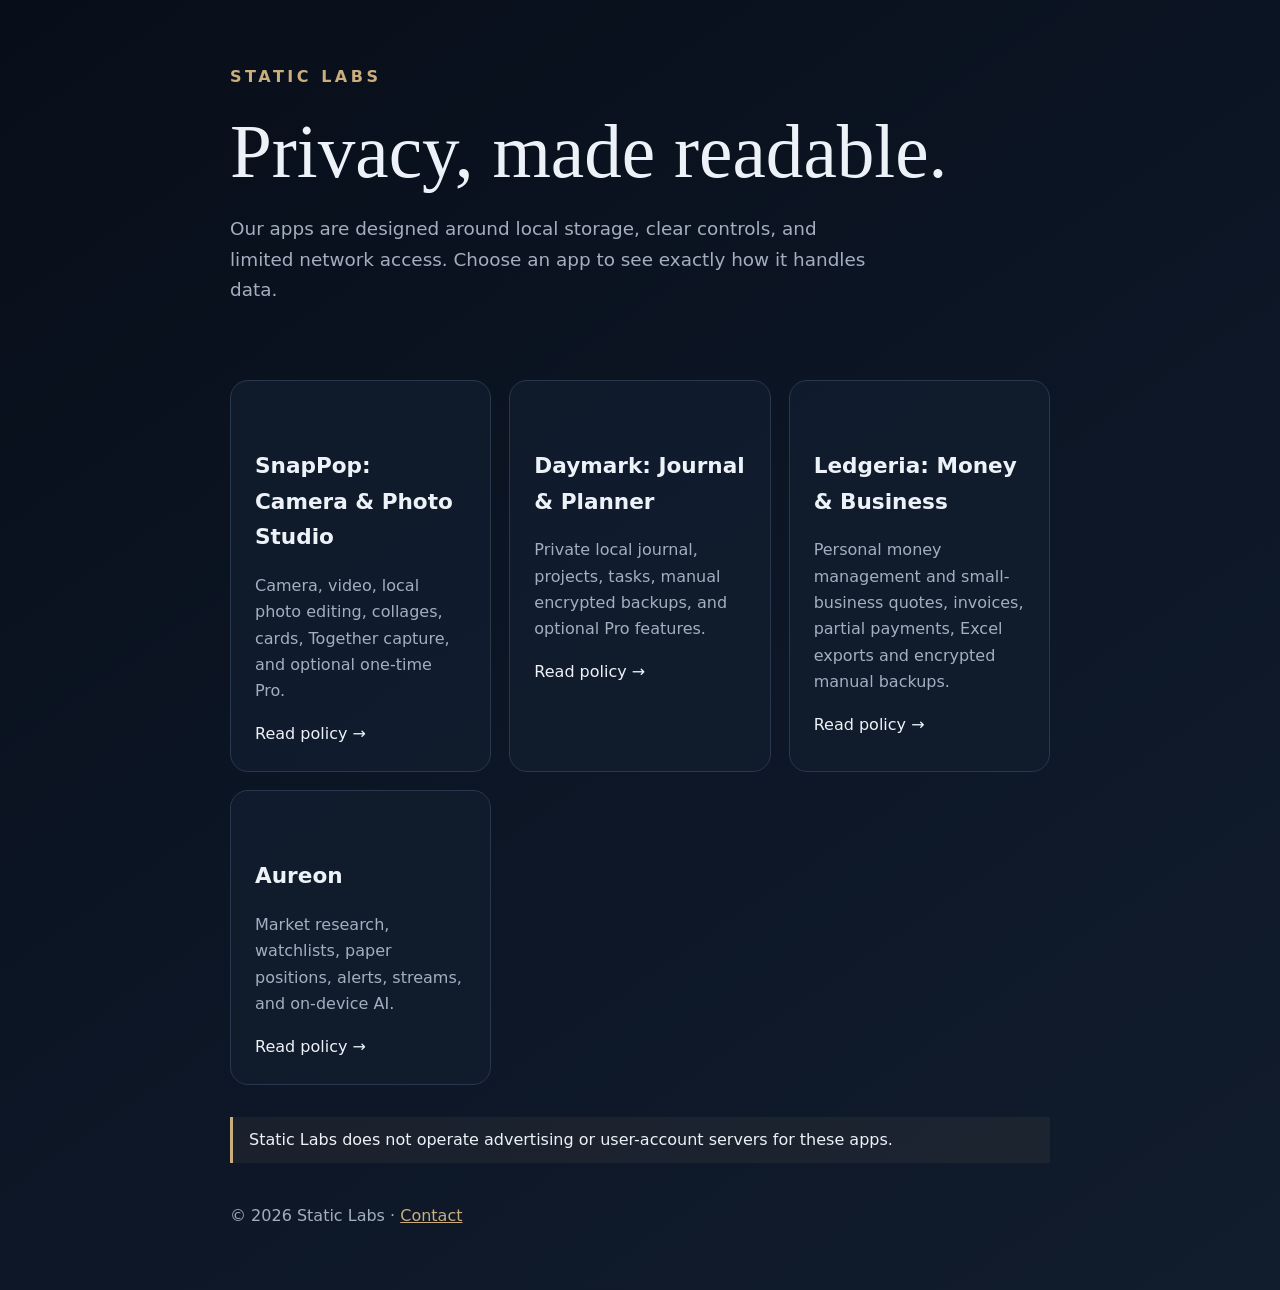
<file: index.html>
<!doctype html><html lang="en"><head><meta name="google-site-verification" content="t1snnf9soJeoWHhtgF4ERj3mg5j4Judk0O_y30nqFSg" /><meta charset="utf-8"><meta name="viewport" content="width=device-width,initial-scale=1"><meta name="description" content="Privacy policies for Static Labs mobile apps."><title>Static Labs · Privacy</title><link rel="stylesheet" href="styles.css"></head><body><header><div class="brand">Static Labs</div><h1>Privacy, made readable.</h1><p class="intro">Our apps are designed around local storage, clear controls, and limited network access. Choose an app to see exactly how it handles data.</p></header><main><div class="grid"><a class="card" href="snappop.html"><h2>SnapPop: Camera &amp; Photo Studio</h2><p>Camera, video, local photo editing, collages, cards, Together capture, and optional one-time Pro.</p><span>Read policy →</span></a><a class="card" href="daymark.html"><h2>Daymark: Journal &amp; Planner</h2><p>Private local journal, projects, tasks, manual encrypted backups, and optional Pro features.</p><span>Read policy →</span></a><a class="card" href="ledgeria.html"><h2>Ledgeria: Money &amp; Business</h2><p>Personal money management and small-business quotes, invoices, partial payments, Excel exports and encrypted manual backups.</p><span>Read policy →</span></a><a class="card" href="aureon.html"><h2>Aureon</h2><p>Market research, watchlists, paper positions, alerts, streams, and on-device AI.</p><span>Read policy →</span></a></div><p class="notice">Static Labs does not operate advertising or user-account servers for these apps.</p></main><footer>© 2026 Static Labs · <a href="mailto:miker9926@gmail.com">Contact</a></footer></body></html>
</file>
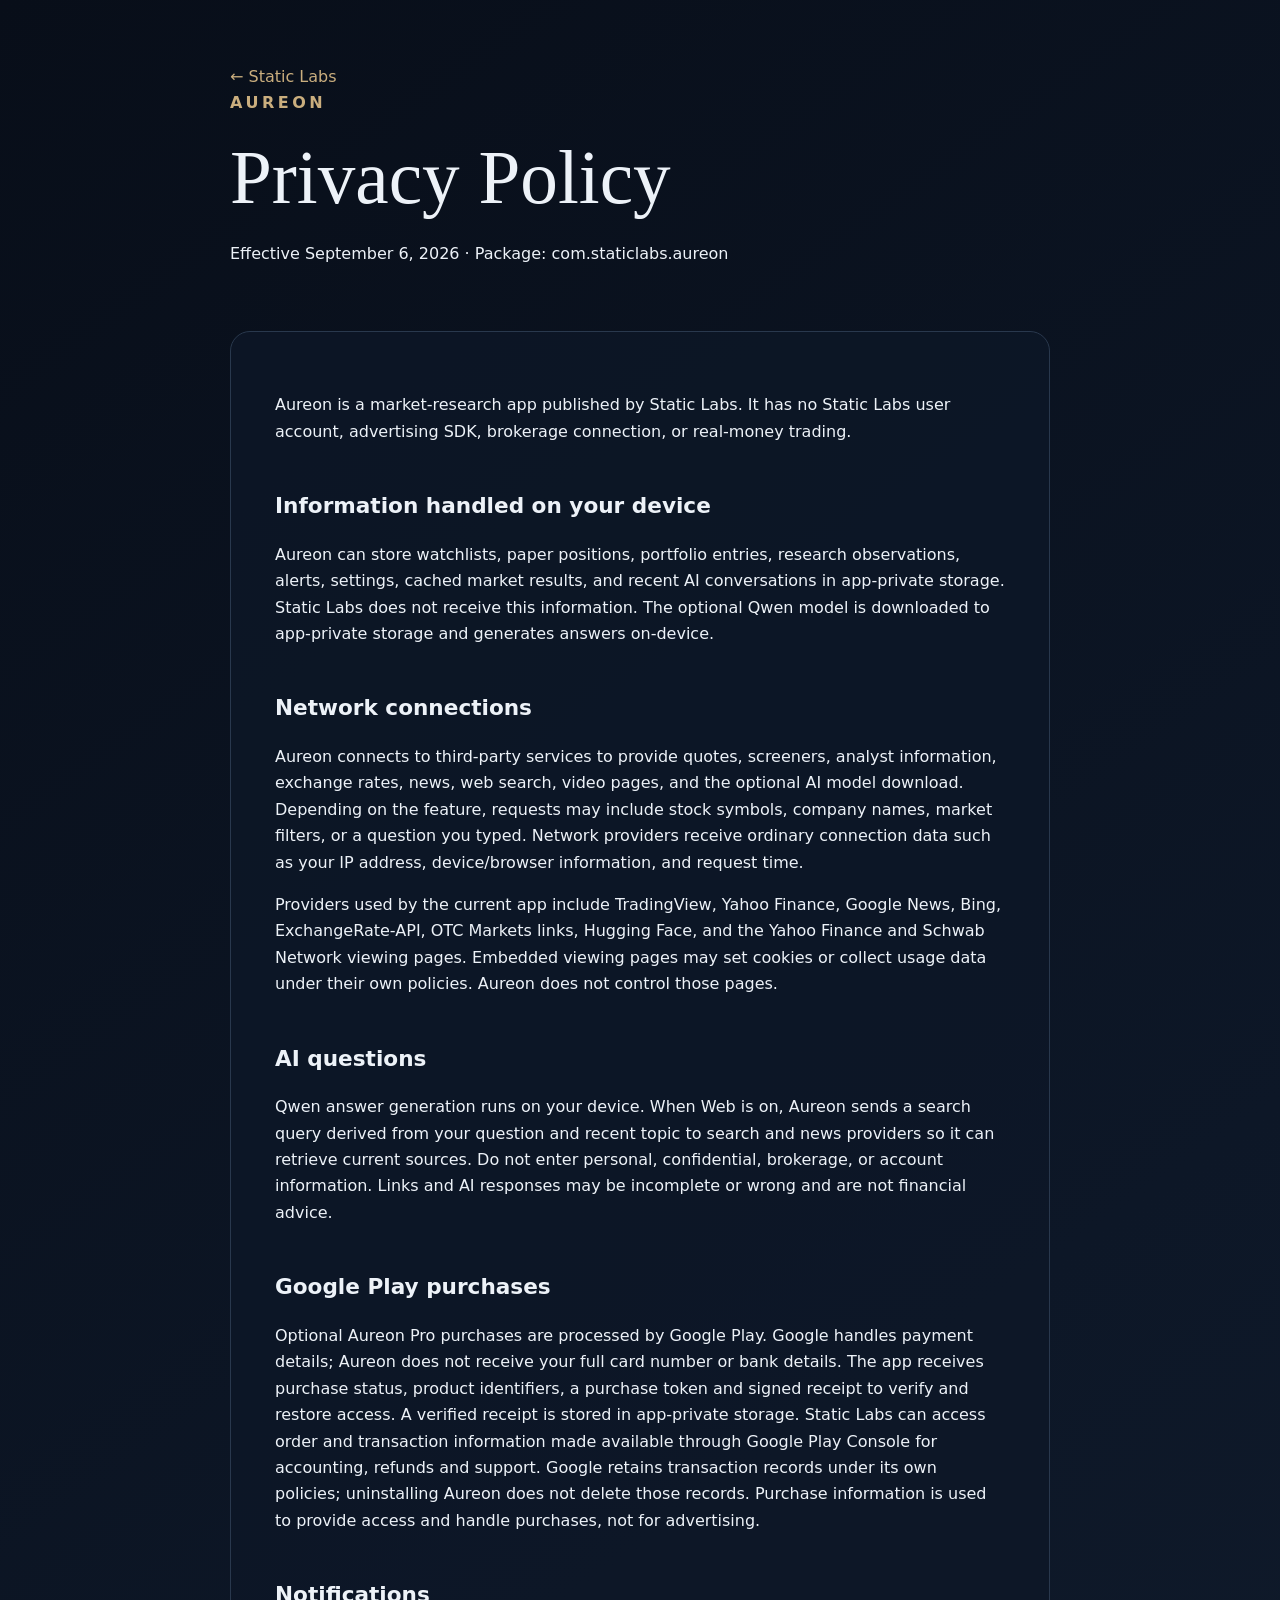
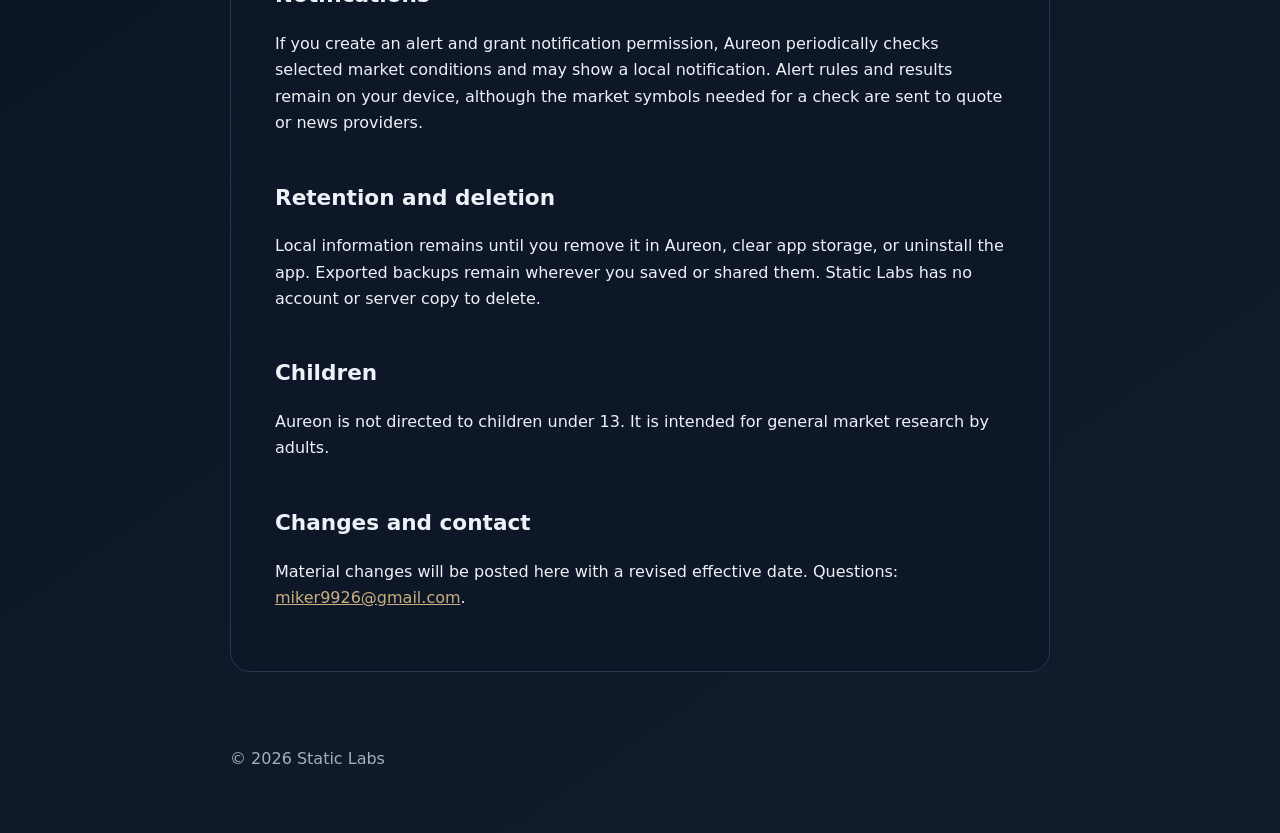
<file: aureon.html>
<!doctype html><html lang="en"><head><meta charset="utf-8"><meta name="viewport" content="width=device-width,initial-scale=1"><meta name="description" content="Aureon privacy policy."><title>Aureon Privacy Policy · Static Labs</title><link rel="stylesheet" href="styles.css"></head><body><header><a class="back" href="index.html">← Static Labs</a><div class="brand">Aureon</div><h1>Privacy Policy</h1><p>Effective September 6, 2026 · Package: com.staticlabs.aureon</p></header><main class="policy"><p>Aureon is a market-research app published by Static Labs. It has no Static Labs user account, advertising SDK, brokerage connection, or real-money trading.</p><h2>Information handled on your device</h2><p>Aureon can store watchlists, paper positions, portfolio entries, research observations, alerts, settings, cached market results, and recent AI conversations in app-private storage. Static Labs does not receive this information. The optional Qwen model is downloaded to app-private storage and generates answers on-device.</p><h2>Network connections</h2><p>Aureon connects to third-party services to provide quotes, screeners, analyst information, exchange rates, news, web search, video pages, and the optional AI model download. Depending on the feature, requests may include stock symbols, company names, market filters, or a question you typed. Network providers receive ordinary connection data such as your IP address, device/browser information, and request time.</p><p>Providers used by the current app include TradingView, Yahoo Finance, Google News, Bing, ExchangeRate-API, OTC Markets links, Hugging Face, and the Yahoo Finance and Schwab Network viewing pages. Embedded viewing pages may set cookies or collect usage data under their own policies. Aureon does not control those pages.</p><h2>AI questions</h2><p>Qwen answer generation runs on your device. When Web is on, Aureon sends a search query derived from your question and recent topic to search and news providers so it can retrieve current sources. Do not enter personal, confidential, brokerage, or account information. Links and AI responses may be incomplete or wrong and are not financial advice.</p><h2>Google Play purchases</h2><p>Optional Aureon Pro purchases are processed by Google Play. Google handles payment details; Aureon does not receive your full card number or bank details. The app receives purchase status, product identifiers, a purchase token and signed receipt to verify and restore access. A verified receipt is stored in app-private storage. Static Labs can access order and transaction information made available through Google Play Console for accounting, refunds and support. Google retains transaction records under its own policies; uninstalling Aureon does not delete those records. Purchase information is used to provide access and handle purchases, not for advertising.</p><h2>Notifications</h2><p>If you create an alert and grant notification permission, Aureon periodically checks selected market conditions and may show a local notification. Alert rules and results remain on your device, although the market symbols needed for a check are sent to quote or news providers.</p><h2>Retention and deletion</h2><p>Local information remains until you remove it in Aureon, clear app storage, or uninstall the app. Exported backups remain wherever you saved or shared them. Static Labs has no account or server copy to delete.</p><h2>Children</h2><p>Aureon is not directed to children under 13. It is intended for general market research by adults.</p><h2>Changes and contact</h2><p>Material changes will be posted here with a revised effective date. Questions: <a href="mailto:miker9926@gmail.com">miker9926@gmail.com</a>.</p></main><footer>© 2026 Static Labs</footer></body></html>
</file>
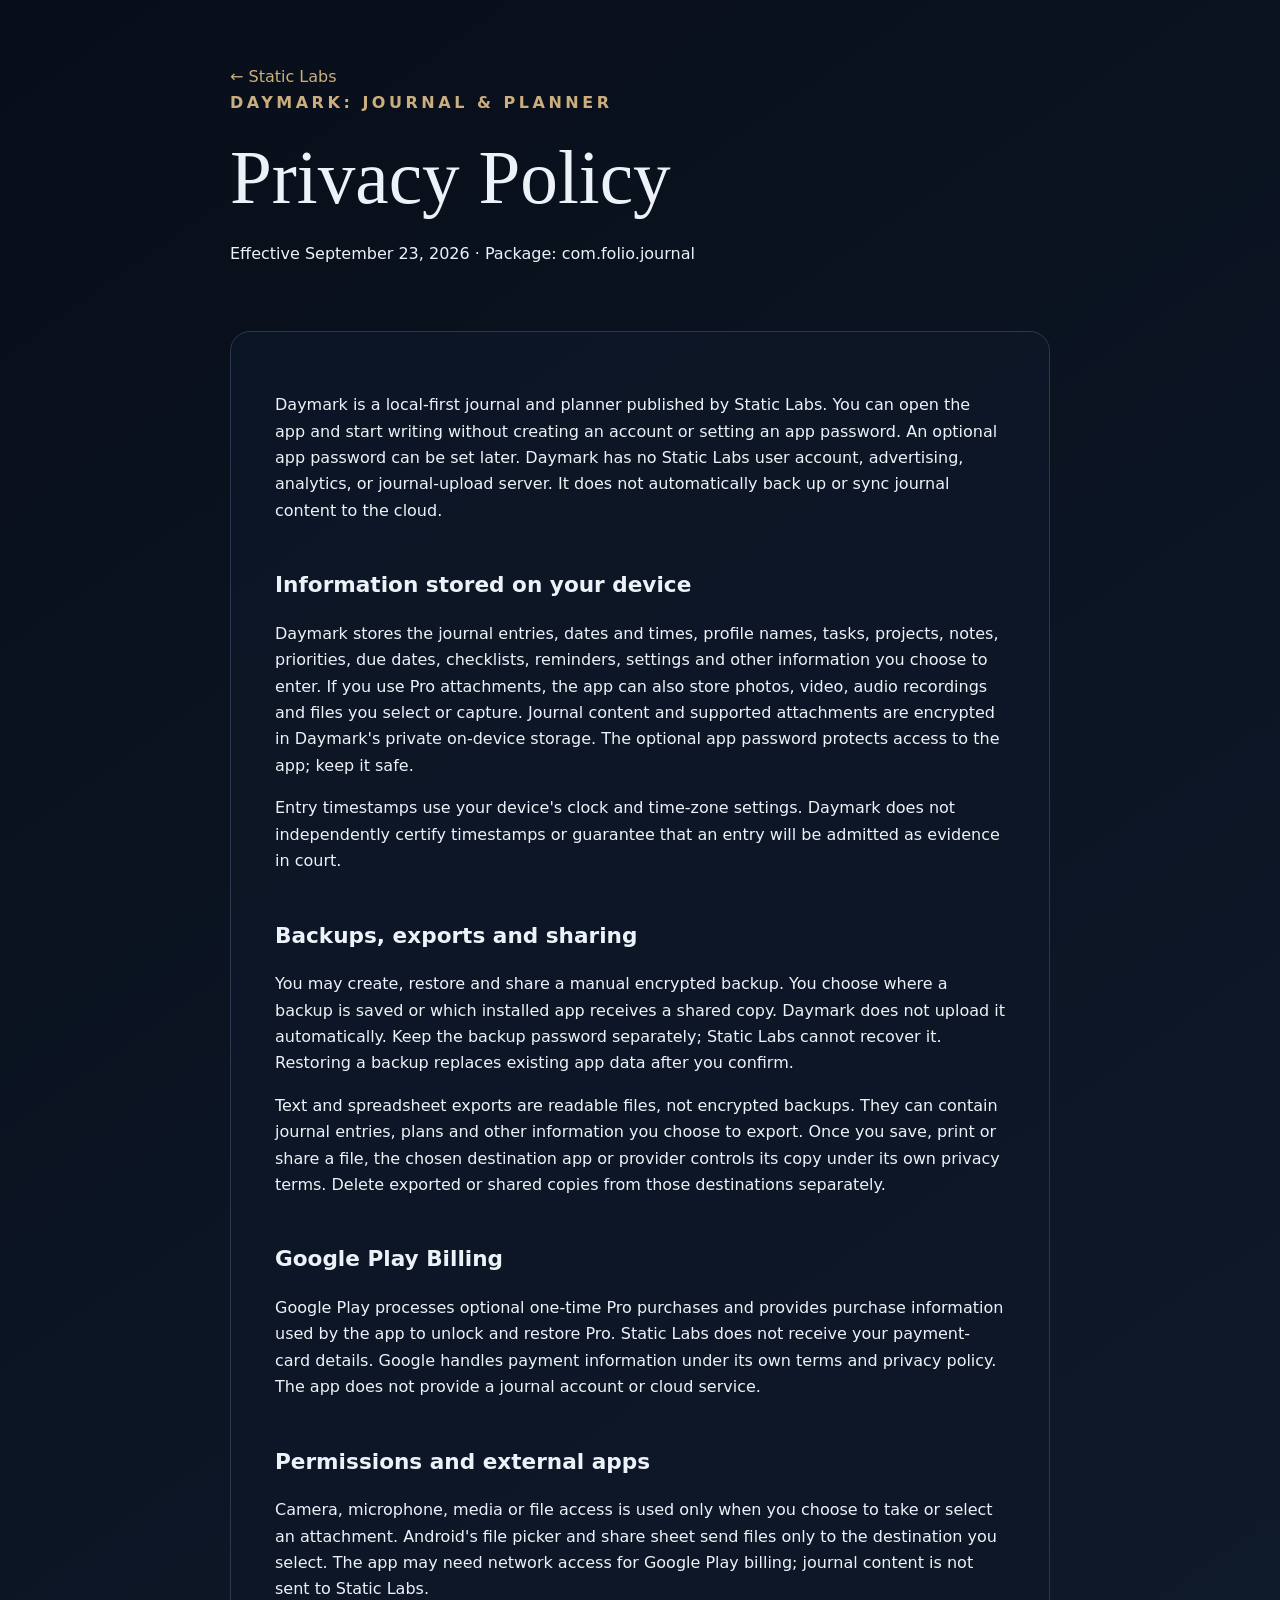
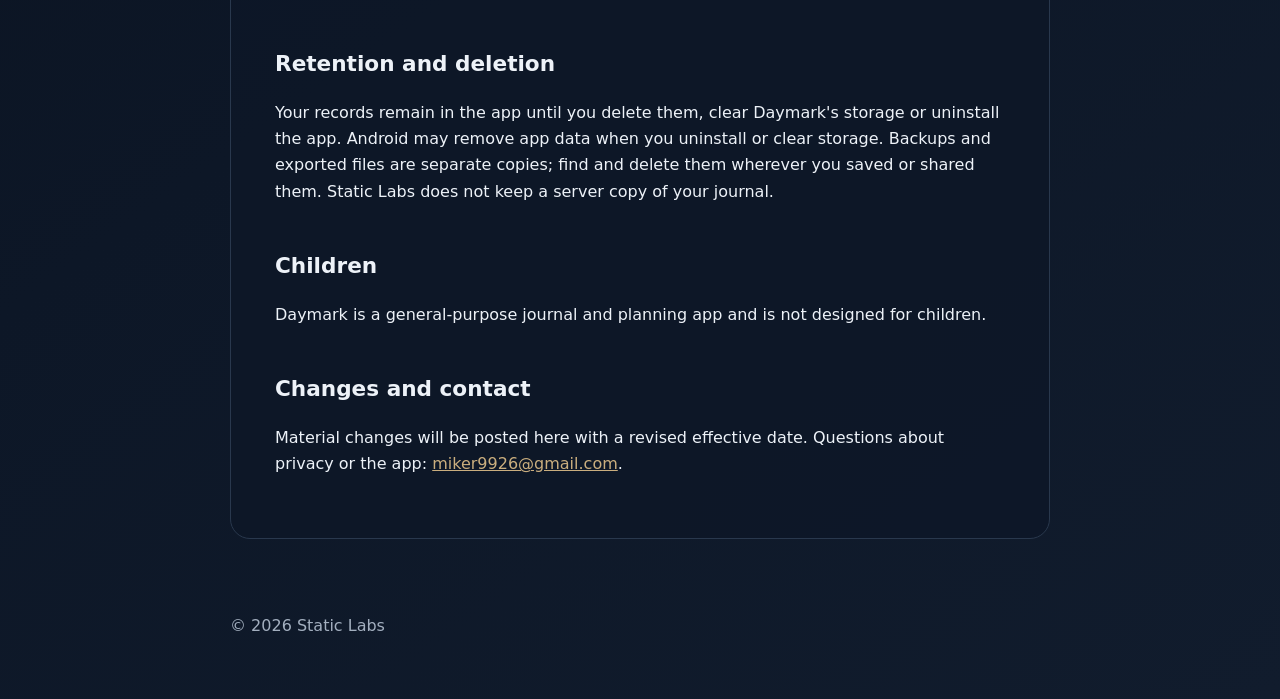
<file: daymark.html>
<!doctype html>
<html lang="en">
<head>
  <meta charset="utf-8">
  <meta name="viewport" content="width=device-width,initial-scale=1">
  <meta name="description" content="Daymark: Journal & Planner privacy policy.">
  <title>Daymark Privacy Policy · Static Labs</title>
  <link rel="stylesheet" href="styles.css">
</head>
<body>
  <header>
    <a class="back" href="index.html">← Static Labs</a>
    <div class="brand">Daymark: Journal &amp; Planner</div>
    <h1>Privacy Policy</h1>
    <p>Effective September 23, 2026 · Package: com.folio.journal</p>
  </header>
  <main class="policy">
    <p>Daymark is a local-first journal and planner published by Static Labs. You can open the app and start writing without creating an account or setting an app password. An optional app password can be set later. Daymark has no Static Labs user account, advertising, analytics, or journal-upload server. It does not automatically back up or sync journal content to the cloud.</p>
    <h2>Information stored on your device</h2>
    <p>Daymark stores the journal entries, dates and times, profile names, tasks, projects, notes, priorities, due dates, checklists, reminders, settings and other information you choose to enter. If you use Pro attachments, the app can also store photos, video, audio recordings and files you select or capture. Journal content and supported attachments are encrypted in Daymark's private on-device storage. The optional app password protects access to the app; keep it safe.</p>
    <p>Entry timestamps use your device's clock and time-zone settings. Daymark does not independently certify timestamps or guarantee that an entry will be admitted as evidence in court.</p>
    <h2>Backups, exports and sharing</h2>
    <p>You may create, restore and share a manual encrypted backup. You choose where a backup is saved or which installed app receives a shared copy. Daymark does not upload it automatically. Keep the backup password separately; Static Labs cannot recover it. Restoring a backup replaces existing app data after you confirm.</p>
    <p>Text and spreadsheet exports are readable files, not encrypted backups. They can contain journal entries, plans and other information you choose to export. Once you save, print or share a file, the chosen destination app or provider controls its copy under its own privacy terms. Delete exported or shared copies from those destinations separately.</p>
    <h2>Google Play Billing</h2>
    <p>Google Play processes optional one-time Pro purchases and provides purchase information used by the app to unlock and restore Pro. Static Labs does not receive your payment-card details. Google handles payment information under its own terms and privacy policy. The app does not provide a journal account or cloud service.</p>
    <h2>Permissions and external apps</h2>
    <p>Camera, microphone, media or file access is used only when you choose to take or select an attachment. Android's file picker and share sheet send files only to the destination you select. The app may need network access for Google Play billing; journal content is not sent to Static Labs.</p>
    <h2>Retention and deletion</h2>
    <p>Your records remain in the app until you delete them, clear Daymark's storage or uninstall the app. Android may remove app data when you uninstall or clear storage. Backups and exported files are separate copies; find and delete them wherever you saved or shared them. Static Labs does not keep a server copy of your journal.</p>
    <h2>Children</h2>
    <p>Daymark is a general-purpose journal and planning app and is not designed for children.</p>
    <h2>Changes and contact</h2>
    <p>Material changes will be posted here with a revised effective date. Questions about privacy or the app: <a href="mailto:miker9926@gmail.com">miker9926@gmail.com</a>.</p>
  </main>
  <footer>© 2026 Static Labs</footer>
</body>
</html>
</file>
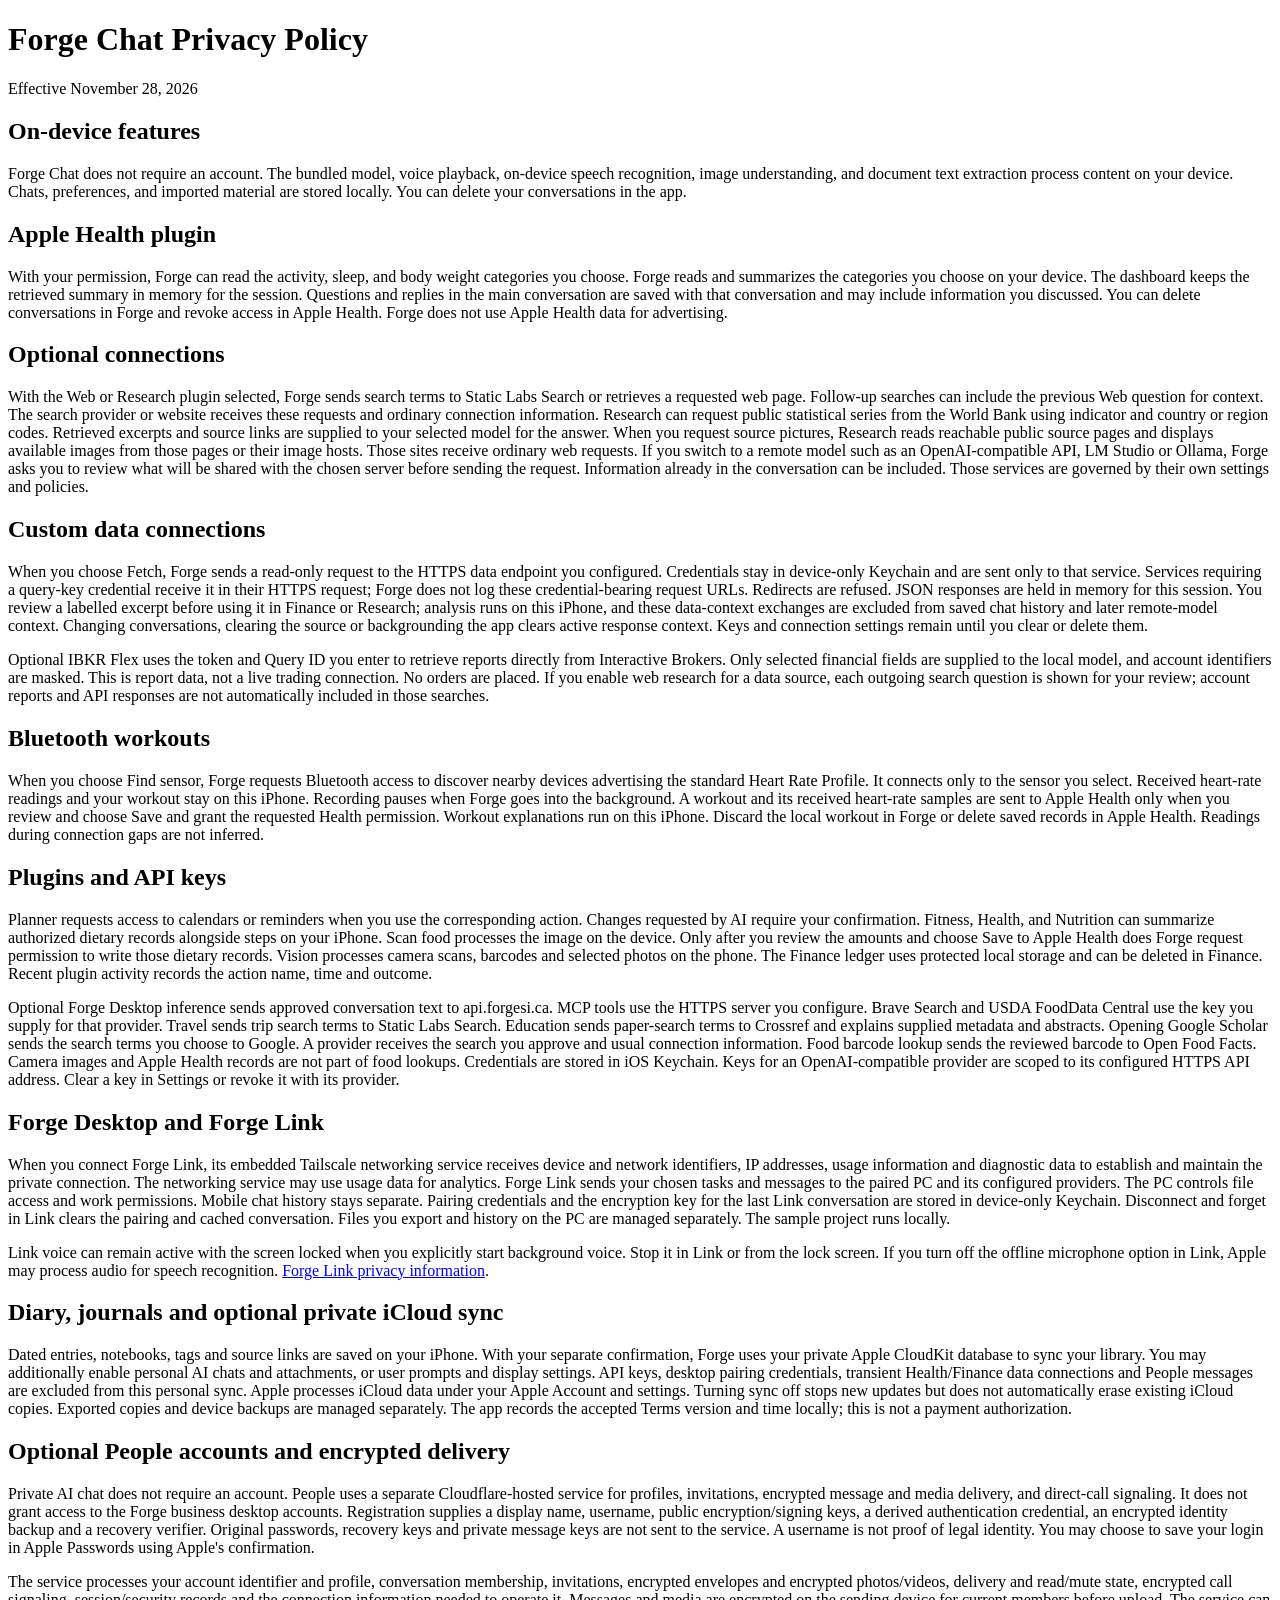
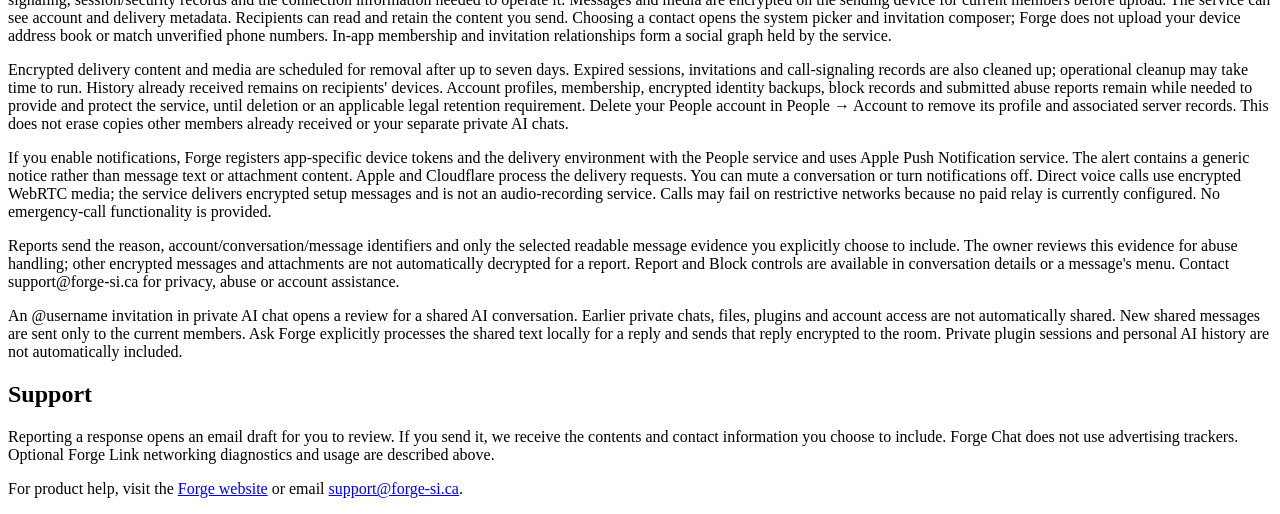
<file: forge-chat-privacy.html>
<!doctype html><html lang="en"><meta charset="utf-8"><meta name="viewport" content="width=device-width, initial-scale=1"><title>Forge Chat Privacy Policy</title><main><h1>Forge Chat Privacy Policy</h1><p>Effective November 28, 2026</p><h2>On-device features</h2><p>Forge Chat does not require an account. The bundled model, voice playback, on-device speech recognition, image understanding, and document text extraction process content on your device. Chats, preferences, and imported material are stored locally. You can delete your conversations in the app.</p><h2>Apple Health plugin</h2><p>With your permission, Forge can read the activity, sleep, and body weight categories you choose. Forge reads and summarizes the categories you choose on your device. The dashboard keeps the retrieved summary in memory for the session. Questions and replies in the main conversation are saved with that conversation and may include information you discussed. You can delete conversations in Forge and revoke access in Apple Health. Forge does not use Apple Health data for advertising.</p><h2>Optional connections</h2><p>With the Web or Research plugin selected, Forge sends search terms to Static Labs Search or retrieves a requested web page. Follow-up searches can include the previous Web question for context. The search provider or website receives these requests and ordinary connection information. Research can request public statistical series from the World Bank using indicator and country or region codes. Retrieved excerpts and source links are supplied to your selected model for the answer. When you request source pictures, Research reads reachable public source pages and displays available images from those pages or their image hosts. Those sites receive ordinary web requests. If you switch to a remote model such as an OpenAI-compatible API, LM Studio or Ollama, Forge asks you to review what will be shared with the chosen server before sending the request. Information already in the conversation can be included. Those services are governed by their own settings and policies.</p><h2>Custom data connections</h2><p>When you choose Fetch, Forge sends a read-only request to the HTTPS data endpoint you configured. Credentials stay in device-only Keychain and are sent only to that service. Services requiring a query-key credential receive it in their HTTPS request; Forge does not log these credential-bearing request URLs. Redirects are refused. JSON responses are held in memory for this session. You review a labelled excerpt before using it in Finance or Research; analysis runs on this iPhone, and these data-context exchanges are excluded from saved chat history and later remote-model context. Changing conversations, clearing the source or backgrounding the app clears active response context. Keys and connection settings remain until you clear or delete them.</p><p>Optional IBKR Flex uses the token and Query ID you enter to retrieve reports directly from Interactive Brokers. Only selected financial fields are supplied to the local model, and account identifiers are masked. This is report data, not a live trading connection. No orders are placed. If you enable web research for a data source, each outgoing search question is shown for your review; account reports and API responses are not automatically included in those searches.</p><h2>Bluetooth workouts</h2><p>When you choose Find sensor, Forge requests Bluetooth access to discover nearby devices advertising the standard Heart Rate Profile. It connects only to the sensor you select. Received heart-rate readings and your workout stay on this iPhone. Recording pauses when Forge goes into the background. A workout and its received heart-rate samples are sent to Apple Health only when you review and choose Save and grant the requested Health permission. Workout explanations run on this iPhone. Discard the local workout in Forge or delete saved records in Apple Health. Readings during connection gaps are not inferred.</p><h2>Plugins and API keys</h2><p>Planner requests access to calendars or reminders when you use the corresponding action. Changes requested by AI require your confirmation. Fitness, Health, and Nutrition can summarize authorized dietary records alongside steps on your iPhone. Scan food processes the image on the device. Only after you review the amounts and choose Save to Apple Health does Forge request permission to write those dietary records. Vision processes camera scans, barcodes and selected photos on the phone. The Finance ledger uses protected local storage and can be deleted in Finance. Recent plugin activity records the action name, time and outcome.</p><p>Optional Forge Desktop inference sends approved conversation text to api.forgesi.ca. MCP tools use the HTTPS server you configure. Brave Search and USDA FoodData Central use the key you supply for that provider. Travel sends trip search terms to Static Labs Search. Education sends paper-search terms to Crossref and explains supplied metadata and abstracts. Opening Google Scholar sends the search terms you choose to Google. A provider receives the search you approve and usual connection information. Food barcode lookup sends the reviewed barcode to Open Food Facts. Camera images and Apple Health records are not part of food lookups. Credentials are stored in iOS Keychain. Keys for an OpenAI-compatible provider are scoped to its configured HTTPS API address. Clear a key in Settings or revoke it with its provider.</p><h2>Forge Desktop and Forge Link</h2><p>When you connect Forge Link, its embedded Tailscale networking service receives device and network identifiers, IP addresses, usage information and diagnostic data to establish and maintain the private connection. The networking service may use usage data for analytics. Forge Link sends your chosen tasks and messages to the paired PC and its configured providers. The PC controls file access and work permissions. Mobile chat history stays separate. Pairing credentials and the encryption key for the last Link conversation are stored in device-only Keychain. Disconnect and forget in Link clears the pairing and cached conversation. Files you export and history on the PC are managed separately. The sample project runs locally.</p><p>Link voice can remain active with the screen locked when you explicitly start background voice. Stop it in Link or from the lock screen. If you turn off the offline microphone option in Link, Apple may process audio for speech recognition. <a href="https://staticlabs88.github.io/static-labs-privacy/forge-link-privacy.html">Forge Link privacy information</a>.</p><h2>Diary, journals and optional private iCloud sync</h2><p>Dated entries, notebooks, tags and source links are saved on your iPhone. With your separate confirmation, Forge uses your private Apple CloudKit database to sync your library. You may additionally enable personal AI chats and attachments, or user prompts and display settings. API keys, desktop pairing credentials, transient Health/Finance data connections and People messages are excluded from this personal sync. Apple processes iCloud data under your Apple Account and settings. Turning sync off stops new updates but does not automatically erase existing iCloud copies. Exported copies and device backups are managed separately. The app records the accepted Terms version and time locally; this is not a payment authorization.</p><h2>Optional People accounts and encrypted delivery</h2><p>Private AI chat does not require an account. People uses a separate Cloudflare-hosted service for profiles, invitations, encrypted message and media delivery, and direct-call signaling. It does not grant access to the Forge business desktop accounts. Registration supplies a display name, username, public encryption/signing keys, a derived authentication credential, an encrypted identity backup and a recovery verifier. Original passwords, recovery keys and private message keys are not sent to the service. A username is not proof of legal identity. You may choose to save your login in Apple Passwords using Apple's confirmation.</p><p>The service processes your account identifier and profile, conversation membership, invitations, encrypted envelopes and encrypted photos/videos, delivery and read/mute state, encrypted call signaling, session/security records and the connection information needed to operate it. Messages and media are encrypted on the sending device for current members before upload. The service can see account and delivery metadata. Recipients can read and retain the content you send. Choosing a contact opens the system picker and invitation composer; Forge does not upload your device address book or match unverified phone numbers. In-app membership and invitation relationships form a social graph held by the service.</p><p>Encrypted delivery content and media are scheduled for removal after up to seven days. Expired sessions, invitations and call-signaling records are also cleaned up; operational cleanup may take time to run. History already received remains on recipients' devices. Account profiles, membership, encrypted identity backups, block records and submitted abuse reports remain while needed to provide and protect the service, until deletion or an applicable legal retention requirement. Delete your People account in People → Account to remove its profile and associated server records. This does not erase copies other members already received or your separate private AI chats.</p><p>If you enable notifications, Forge registers app-specific device tokens and the delivery environment with the People service and uses Apple Push Notification service. The alert contains a generic notice rather than message text or attachment content. Apple and Cloudflare process the delivery requests. You can mute a conversation or turn notifications off. Direct voice calls use encrypted WebRTC media; the service delivers encrypted setup messages and is not an audio-recording service. Calls may fail on restrictive networks because no paid relay is currently configured. No emergency-call functionality is provided.</p><p>Reports send the reason, account/conversation/message identifiers and only the selected readable message evidence you explicitly choose to include. The owner reviews this evidence for abuse handling; other encrypted messages and attachments are not automatically decrypted for a report. Report and Block controls are available in conversation details or a message's menu. Contact support@forge-si.ca for privacy, abuse or account assistance.</p><p>An @username invitation in private AI chat opens a review for a shared AI conversation. Earlier private chats, files, plugins and account access are not automatically shared. New shared messages are sent only to the current members. Ask Forge explicitly processes the shared text locally for a reply and sends that reply encrypted to the room. Private plugin sessions and personal AI history are not automatically included.</p><h2>Support</h2><p>Reporting a response opens an email draft for you to review. If you send it, we receive the contents and contact information you choose to include. Forge Chat does not use advertising trackers. Optional Forge Link networking diagnostics and usage are described above.</p><p>For product help, visit the <a href="https://forge-si.ca/">Forge website</a> or email <a href="mailto:support@forge-si.ca">support@forge-si.ca</a>.</p></main></html>
</file>
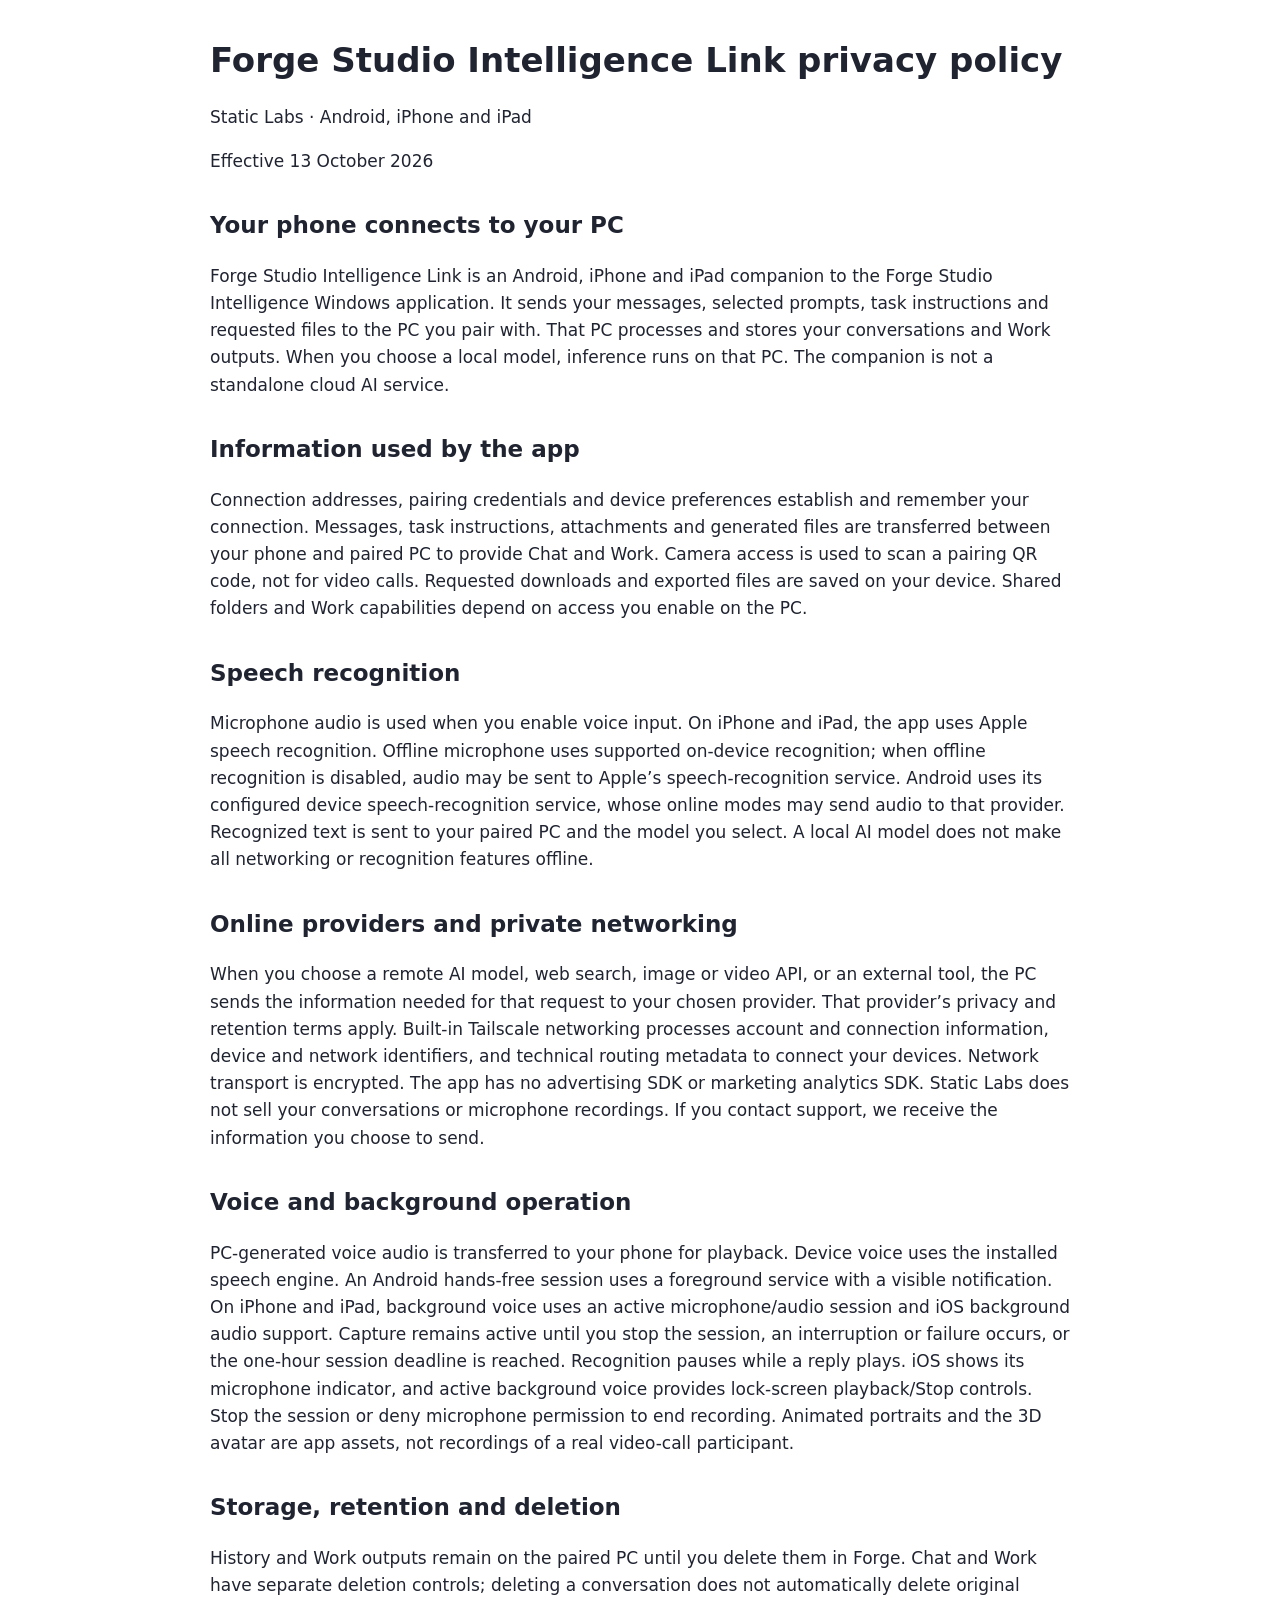
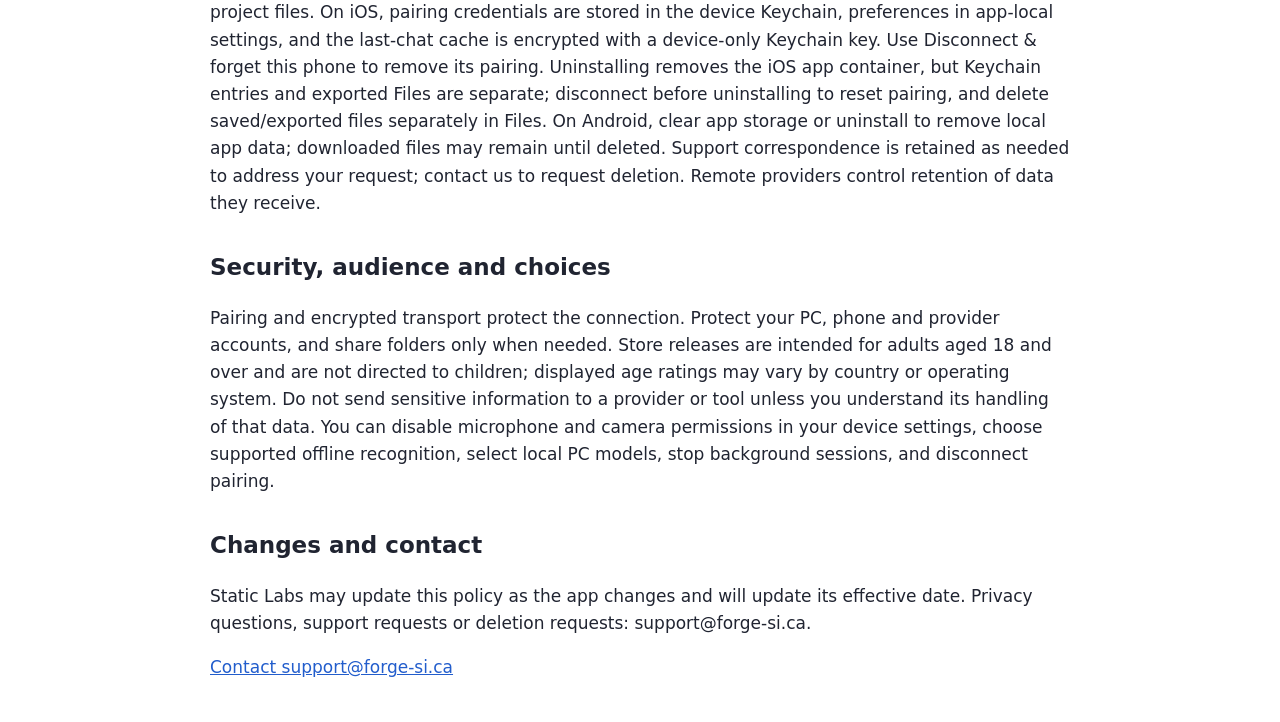
<file: forge-link-privacy.html>
<!doctype html><html lang="en"><meta charset="utf-8"><meta name="viewport" content="width=device-width,initial-scale=1"><title>Forge Studio Intelligence Link — Privacy Policy</title><style>body{font:17px/1.6 system-ui,sans-serif;max-width:860px;margin:40px auto;padding:0 24px;color:#202431;background:#fff}h1{line-height:1.2}h2{font-size:23px;margin-top:32px}a{color:#225dcc}</style><main><h1>Forge Studio Intelligence Link privacy policy</h1><p>Static Labs · Android, iPhone and iPad</p><p>Effective 13 October 2026</p><h2>Your phone connects to your PC</h2><p>Forge Studio Intelligence Link is an Android, iPhone and iPad companion to the Forge Studio Intelligence Windows application. It sends your messages, selected prompts, task instructions and requested files to the PC you pair with. That PC processes and stores your conversations and Work outputs. When you choose a local model, inference runs on that PC. The companion is not a standalone cloud AI service.</p><h2>Information used by the app</h2><p>Connection addresses, pairing credentials and device preferences establish and remember your connection. Messages, task instructions, attachments and generated files are transferred between your phone and paired PC to provide Chat and Work. Camera access is used to scan a pairing QR code, not for video calls. Requested downloads and exported files are saved on your device. Shared folders and Work capabilities depend on access you enable on the PC.</p><h2>Speech recognition</h2><p>Microphone audio is used when you enable voice input. On iPhone and iPad, the app uses Apple speech recognition. Offline microphone uses supported on-device recognition; when offline recognition is disabled, audio may be sent to Apple’s speech-recognition service. Android uses its configured device speech-recognition service, whose online modes may send audio to that provider. Recognized text is sent to your paired PC and the model you select. A local AI model does not make all networking or recognition features offline.</p><h2>Online providers and private networking</h2><p>When you choose a remote AI model, web search, image or video API, or an external tool, the PC sends the information needed for that request to your chosen provider. That provider’s privacy and retention terms apply. Built-in Tailscale networking processes account and connection information, device and network identifiers, and technical routing metadata to connect your devices. Network transport is encrypted. The app has no advertising SDK or marketing analytics SDK. Static Labs does not sell your conversations or microphone recordings. If you contact support, we receive the information you choose to send.</p><h2>Voice and background operation</h2><p>PC-generated voice audio is transferred to your phone for playback. Device voice uses the installed speech engine. An Android hands-free session uses a foreground service with a visible notification. On iPhone and iPad, background voice uses an active microphone/audio session and iOS background audio support. Capture remains active until you stop the session, an interruption or failure occurs, or the one-hour session deadline is reached. Recognition pauses while a reply plays. iOS shows its microphone indicator, and active background voice provides lock-screen playback/Stop controls. Stop the session or deny microphone permission to end recording. Animated portraits and the 3D avatar are app assets, not recordings of a real video-call participant.</p><h2>Storage, retention and deletion</h2><p>History and Work outputs remain on the paired PC until you delete them in Forge. Chat and Work have separate deletion controls; deleting a conversation does not automatically delete original project files. On iOS, pairing credentials are stored in the device Keychain, preferences in app-local settings, and the last-chat cache is encrypted with a device-only Keychain key. Use Disconnect &amp; forget this phone to remove its pairing. Uninstalling removes the iOS app container, but Keychain entries and exported Files are separate; disconnect before uninstalling to reset pairing, and delete saved/exported files separately in Files. On Android, clear app storage or uninstall to remove local app data; downloaded files may remain until deleted. Support correspondence is retained as needed to address your request; contact us to request deletion. Remote providers control retention of data they receive.</p><h2>Security, audience and choices</h2><p>Pairing and encrypted transport protect the connection. Protect your PC, phone and provider accounts, and share folders only when needed. Store releases are intended for adults aged 18 and over and are not directed to children; displayed age ratings may vary by country or operating system. Do not send sensitive information to a provider or tool unless you understand its handling of that data. You can disable microphone and camera permissions in your device settings, choose supported offline recognition, select local PC models, stop background sessions, and disconnect pairing.</p><h2>Changes and contact</h2><p>Static Labs may update this policy as the app changes and will update its effective date. Privacy questions, support requests or deletion requests: support@forge-si.ca.</p><p><a href="mailto:support@forge-si.ca">Contact support@forge-si.ca</a></p></main></html>
</file>
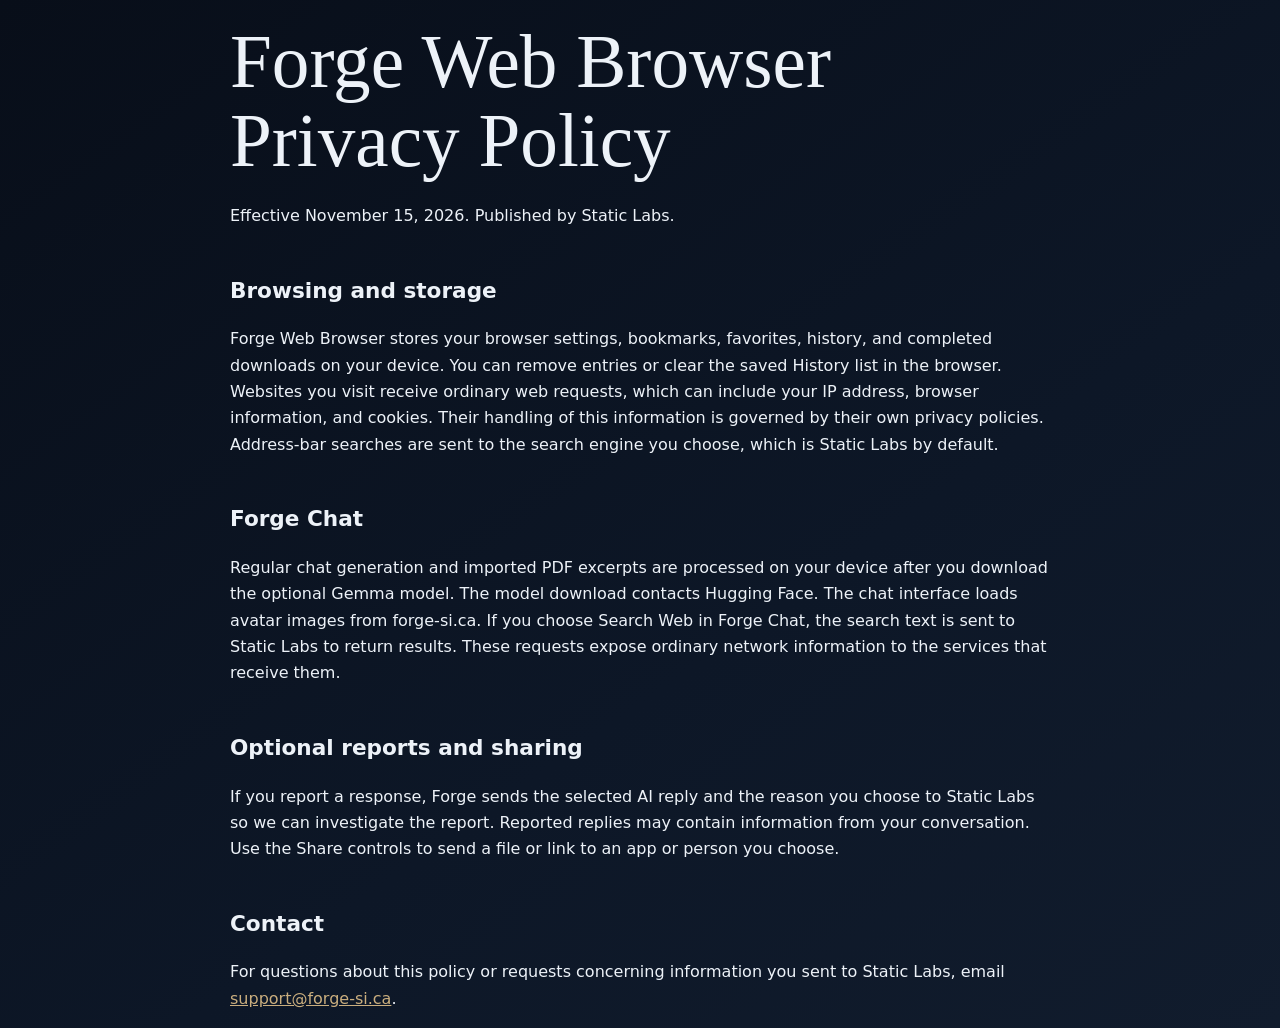
<file: forge-web-browser-ios-privacy.html>
<!doctype html>
<html lang="en"><meta charset="utf-8"><meta name="viewport" content="width=device-width, initial-scale=1"><title>Forge Web Browser Privacy Policy</title><link rel="stylesheet" href="styles.css"><main>
<h1>Forge Web Browser Privacy Policy</h1><p>Effective November 15, 2026. Published by Static Labs.</p>
<h2>Browsing and storage</h2><p>Forge Web Browser stores your browser settings, bookmarks, favorites, history, and completed downloads on your device. You can remove entries or clear the saved History list in the browser. Websites you visit receive ordinary web requests, which can include your IP address, browser information, and cookies. Their handling of this information is governed by their own privacy policies. Address-bar searches are sent to the search engine you choose, which is Static Labs by default.</p>
<h2>Forge Chat</h2><p>Regular chat generation and imported PDF excerpts are processed on your device after you download the optional Gemma model. The model download contacts Hugging Face. The chat interface loads avatar images from forge-si.ca. If you choose Search Web in Forge Chat, the search text is sent to Static Labs to return results. These requests expose ordinary network information to the services that receive them.</p>
<h2>Optional reports and sharing</h2><p>If you report a response, Forge sends the selected AI reply and the reason you choose to Static Labs so we can investigate the report. Reported replies may contain information from your conversation. Use the Share controls to send a file or link to an app or person you choose.</p>
<h2>Contact</h2><p>For questions about this policy or requests concerning information you sent to Static Labs, email <a href="mailto:support@forge-si.ca">support@forge-si.ca</a>.</p>
</main></html>
</file>
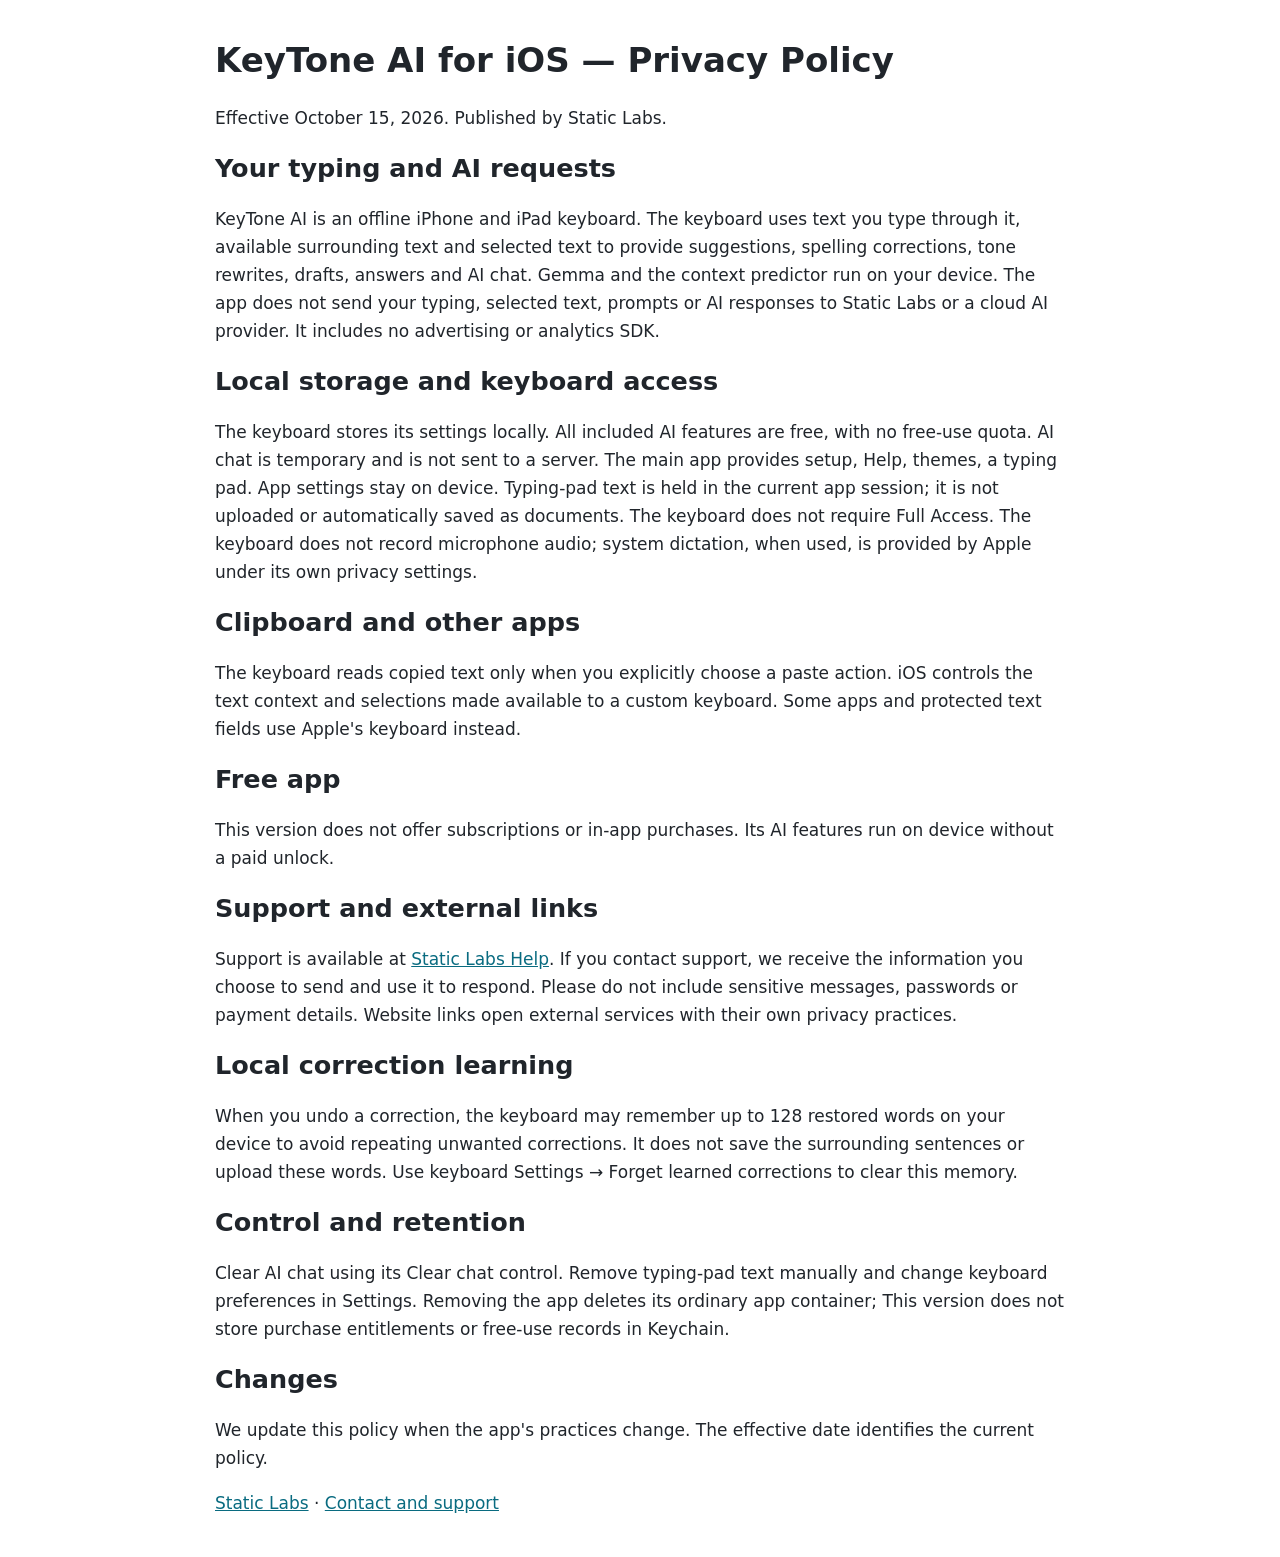
<file: keytone-ai-ios-privacy.html>
<!doctype html><html lang="en"><head><meta charset="utf-8"><meta name="viewport" content="width=device-width,initial-scale=1"><title>KeyTone AI for iOS — Privacy Policy</title><style>body{max-width:850px;margin:40px auto;padding:0 24px;font:17px/1.65 system-ui,sans-serif;color:#20252b}h1,h2{line-height:1.2}a{color:#096b80}</style></head><body><h1>KeyTone AI for iOS — Privacy Policy</h1><p>Effective October 15, 2026. Published by Static Labs.</p><h2>Your typing and AI requests</h2><p>KeyTone AI is an offline iPhone and iPad keyboard. The keyboard uses text you type through it, available surrounding text and selected text to provide suggestions, spelling corrections, tone rewrites, drafts, answers and AI chat. Gemma and the context predictor run on your device. The app does not send your typing, selected text, prompts or AI responses to Static Labs or a cloud AI provider. It includes no advertising or analytics SDK.</p><h2>Local storage and keyboard access</h2><p>The keyboard stores its settings locally. All included AI features are free, with no free-use quota. AI chat is temporary and is not sent to a server. The main app provides setup, Help, themes, a typing pad. App settings stay on device. Typing-pad text is held in the current app session; it is not uploaded or automatically saved as documents. The keyboard does not require Full Access. The keyboard does not record microphone audio; system dictation, when used, is provided by Apple under its own privacy settings.</p><h2>Clipboard and other apps</h2><p>The keyboard reads copied text only when you explicitly choose a paste action. iOS controls the text context and selections made available to a custom keyboard. Some apps and protected text fields use Apple's keyboard instead.</p><h2>Free app</h2><p>This version does not offer subscriptions or in-app purchases. Its AI features run on device without a paid unlock.</p><h2>Support and external links</h2><p>Support is available at <a href="https://staticlabs.ca/help.html">Static Labs Help</a>. If you contact support, we receive the information you choose to send and use it to respond. Please do not include sensitive messages, passwords or payment details. Website links open external services with their own privacy practices.</p><h2>Local correction learning</h2><p>When you undo a correction, the keyboard may remember up to 128 restored words on your device to avoid repeating unwanted corrections. It does not save the surrounding sentences or upload these words. Use keyboard Settings → Forget learned corrections to clear this memory.</p><h2>Control and retention</h2><p>Clear AI chat using its Clear chat control. Remove typing-pad text manually and change keyboard preferences in Settings. Removing the app deletes its ordinary app container; This version does not store purchase entitlements or free-use records in Keychain.</p><h2>Changes</h2><p>We update this policy when the app's practices change. The effective date identifies the current policy.</p><p><a href="https://staticlabs.ca/">Static Labs</a> · <a href="https://staticlabs.ca/help.html">Contact and support</a></p></body></html>
</file>
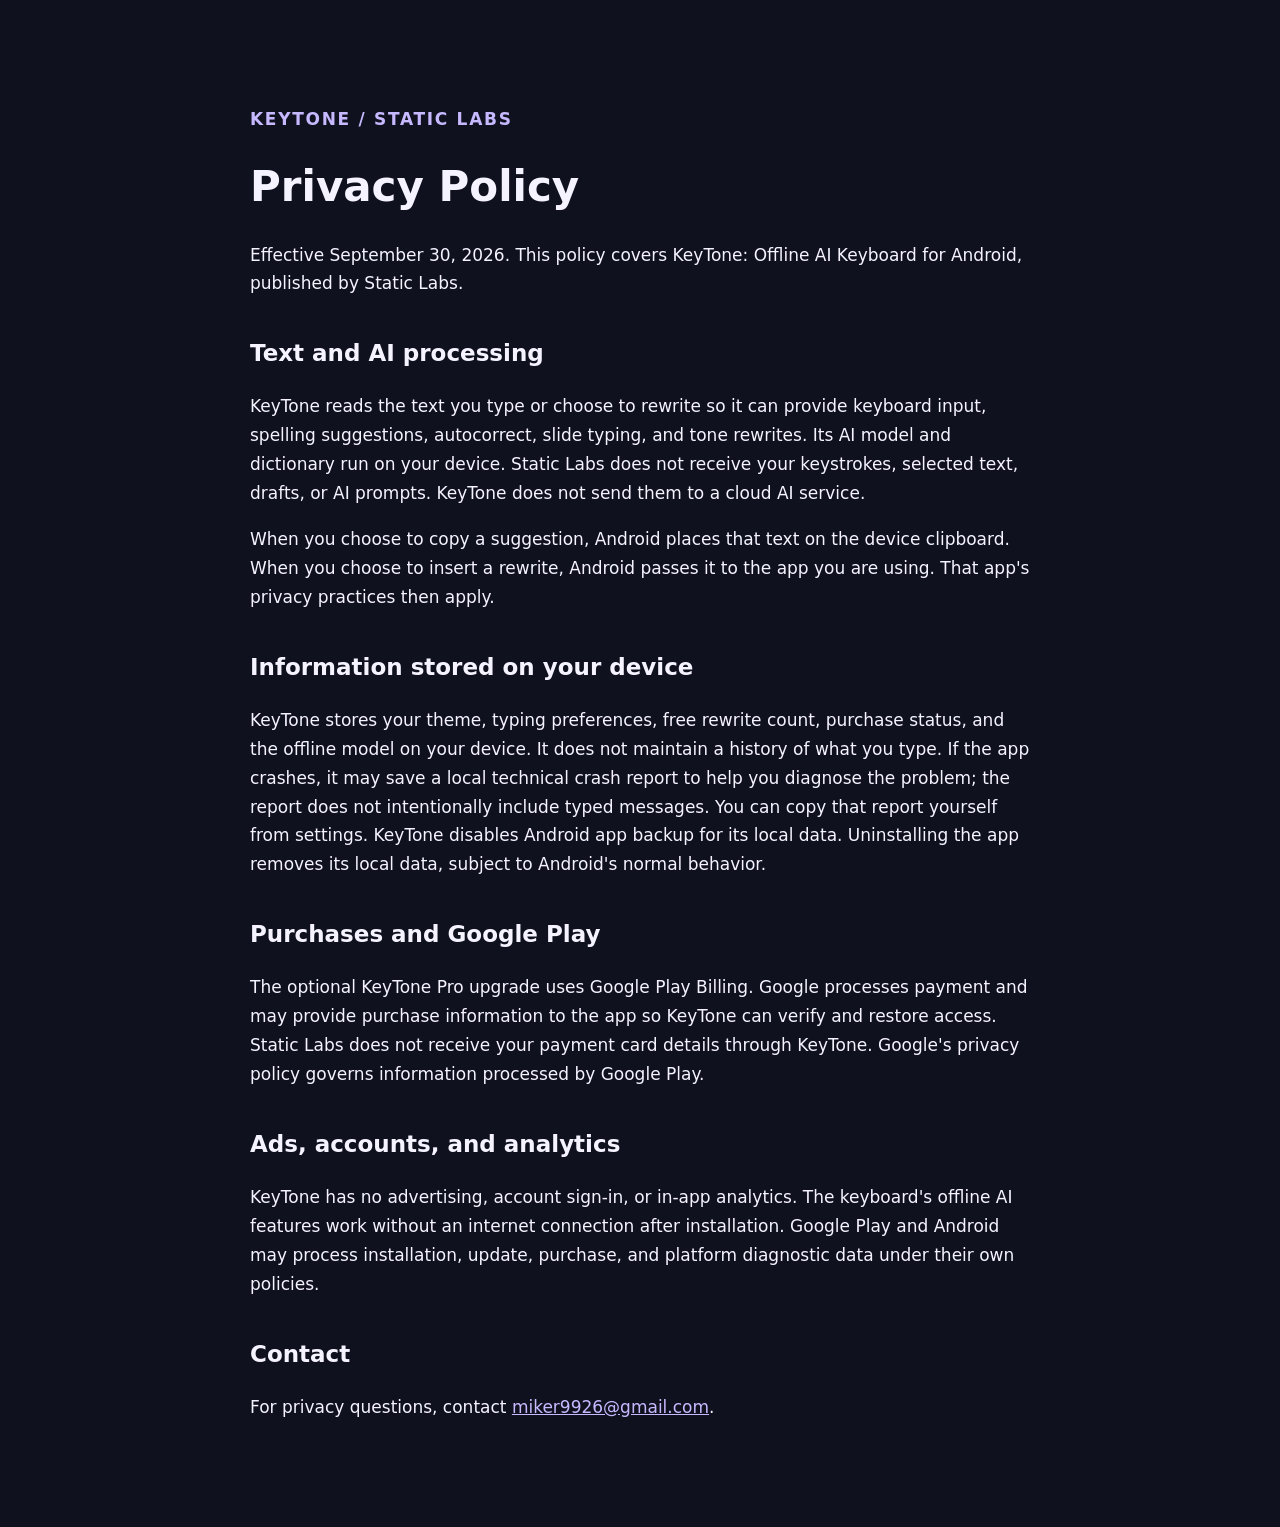
<file: keytone-privacy.html>
<!doctype html>
<html lang="en">
<meta charset="utf-8">
<meta name="viewport" content="width=device-width,initial-scale=1">
<title>KeyTone Privacy Policy — Static Labs</title>
<style>body{margin:0;background:#10111f;color:#f5f3ff;font:17px/1.7 system-ui,sans-serif}main{max-width:780px;margin:60px auto;padding:28px}h1{font-size:42px;line-height:1.2}h2{margin-top:36px;font-size:23px}a{color:#c7b9ff}.label{color:#c7b9ff;font-weight:700;letter-spacing:.1em}</style>
<main>
<p class="label">KEYTONE / STATIC LABS</p>
<h1>Privacy Policy</h1>
<p>Effective September 30, 2026. This policy covers KeyTone: Offline AI Keyboard for Android, published by Static Labs.</p>
<h2>Text and AI processing</h2>
<p>KeyTone reads the text you type or choose to rewrite so it can provide keyboard input, spelling suggestions, autocorrect, slide typing, and tone rewrites. Its AI model and dictionary run on your device. Static Labs does not receive your keystrokes, selected text, drafts, or AI prompts. KeyTone does not send them to a cloud AI service.</p>
<p>When you choose to copy a suggestion, Android places that text on the device clipboard. When you choose to insert a rewrite, Android passes it to the app you are using. That app's privacy practices then apply.</p>
<h2>Information stored on your device</h2>
<p>KeyTone stores your theme, typing preferences, free rewrite count, purchase status, and the offline model on your device. It does not maintain a history of what you type. If the app crashes, it may save a local technical crash report to help you diagnose the problem; the report does not intentionally include typed messages. You can copy that report yourself from settings. KeyTone disables Android app backup for its local data. Uninstalling the app removes its local data, subject to Android's normal behavior.</p>
<h2>Purchases and Google Play</h2>
<p>The optional KeyTone Pro upgrade uses Google Play Billing. Google processes payment and may provide purchase information to the app so KeyTone can verify and restore access. Static Labs does not receive your payment card details through KeyTone. Google's privacy policy governs information processed by Google Play.</p>
<h2>Ads, accounts, and analytics</h2>
<p>KeyTone has no advertising, account sign-in, or in-app analytics. The keyboard's offline AI features work without an internet connection after installation. Google Play and Android may process installation, update, purchase, and platform diagnostic data under their own policies.</p>
<h2>Contact</h2>
<p>For privacy questions, contact <a href="mailto:miker9926@gmail.com">miker9926@gmail.com</a>.</p>
</main>
</html>
</file>
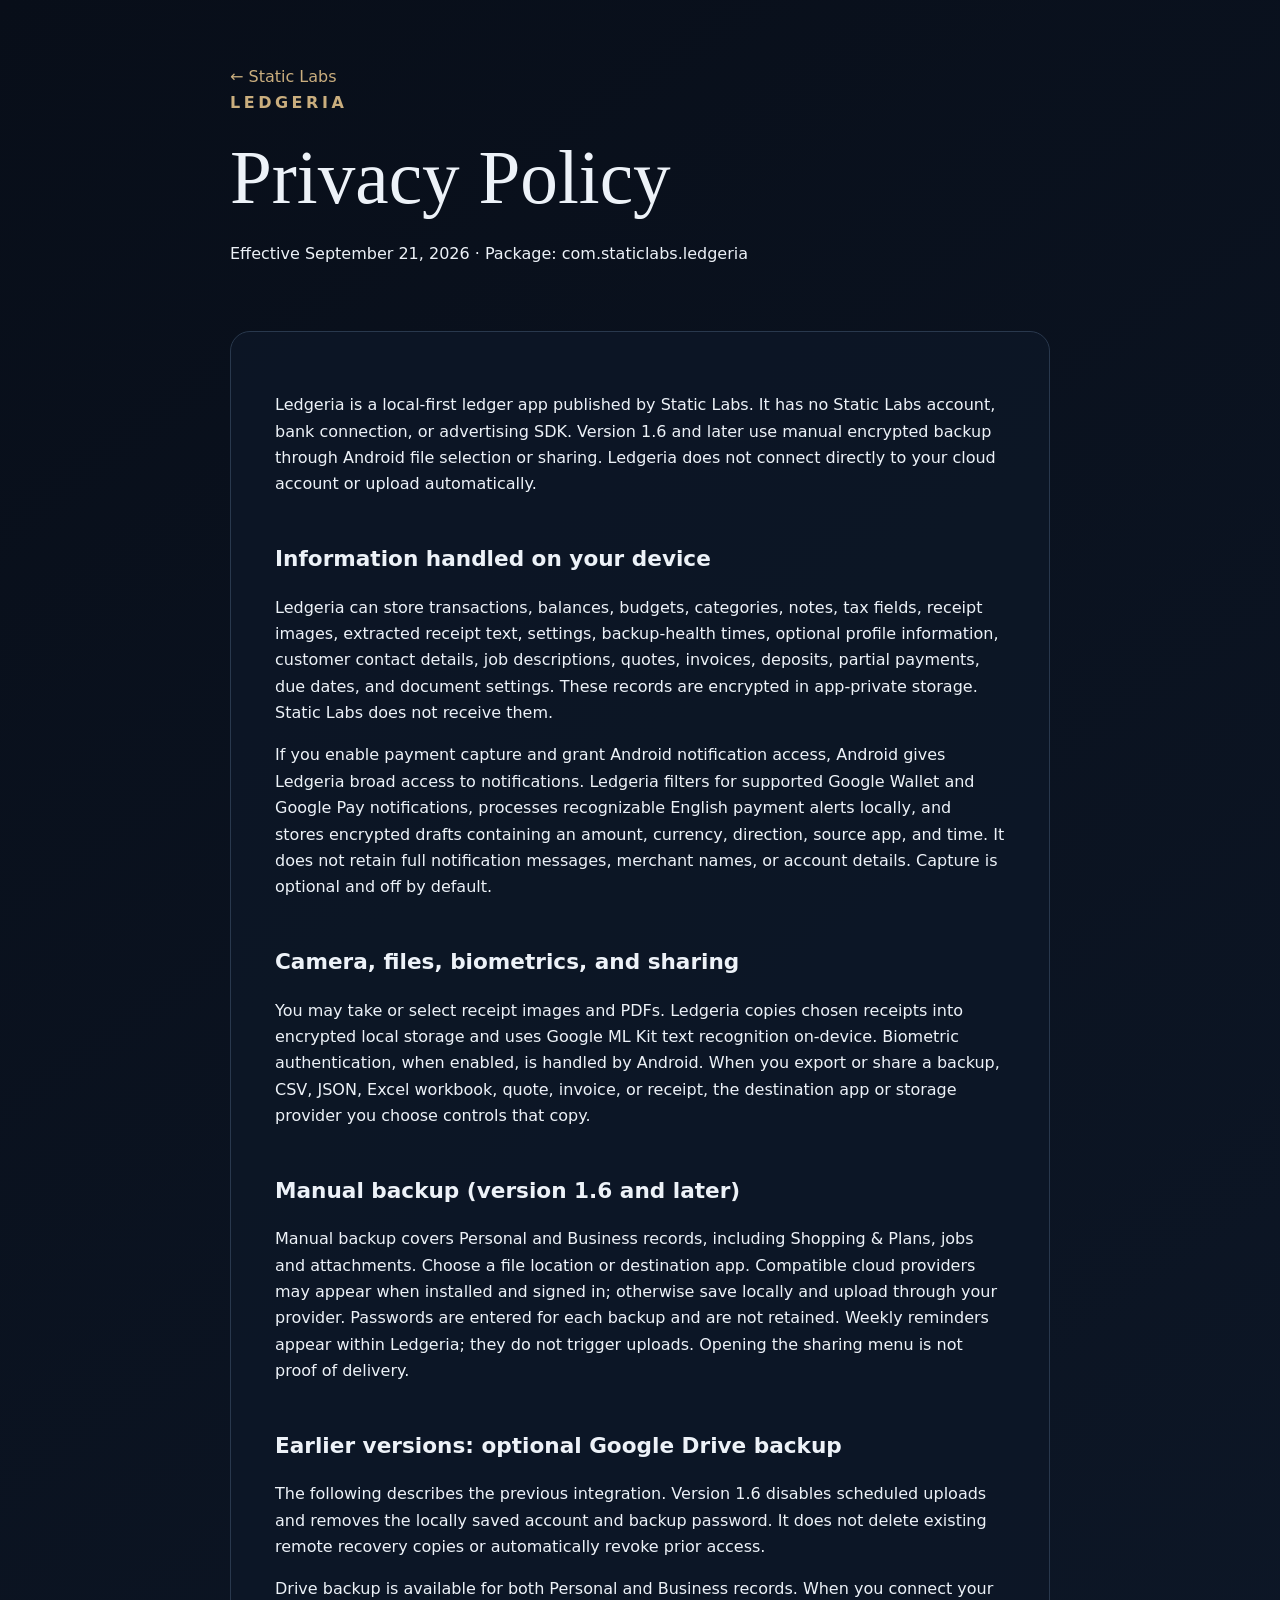
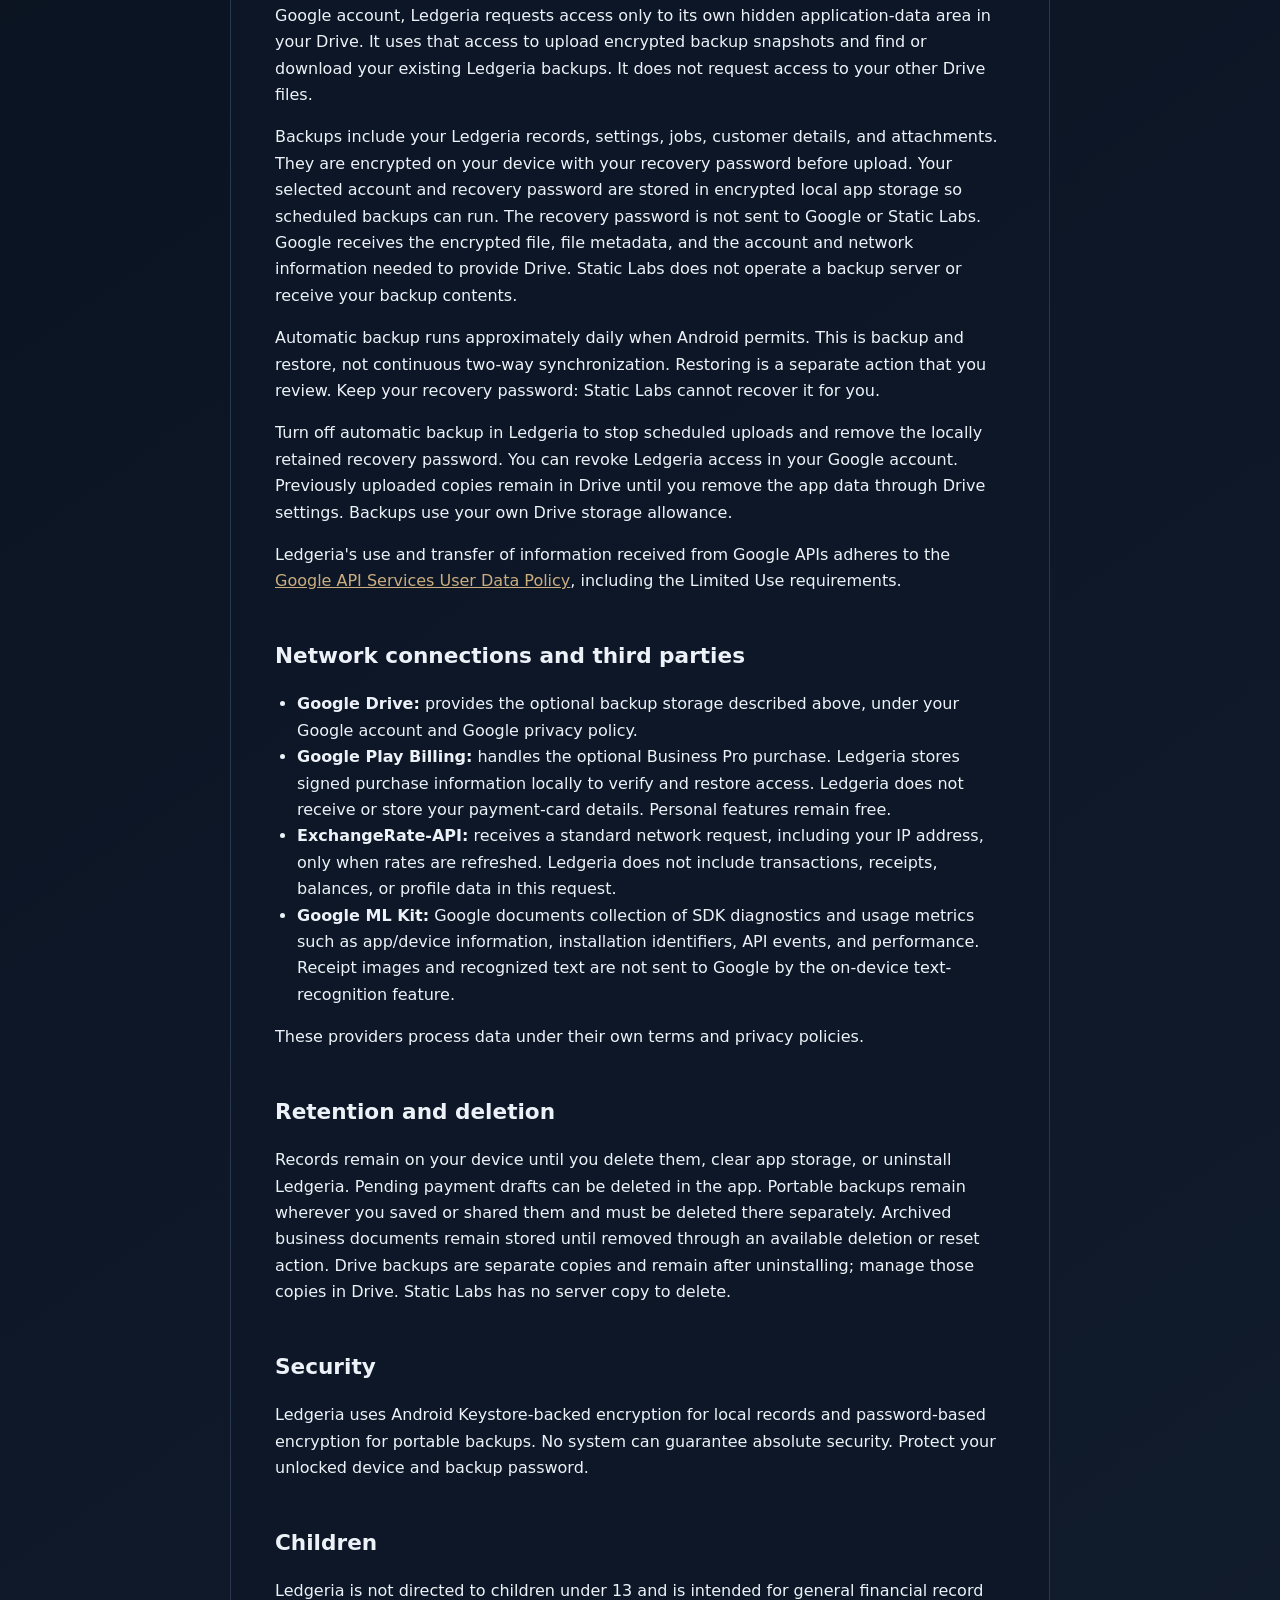
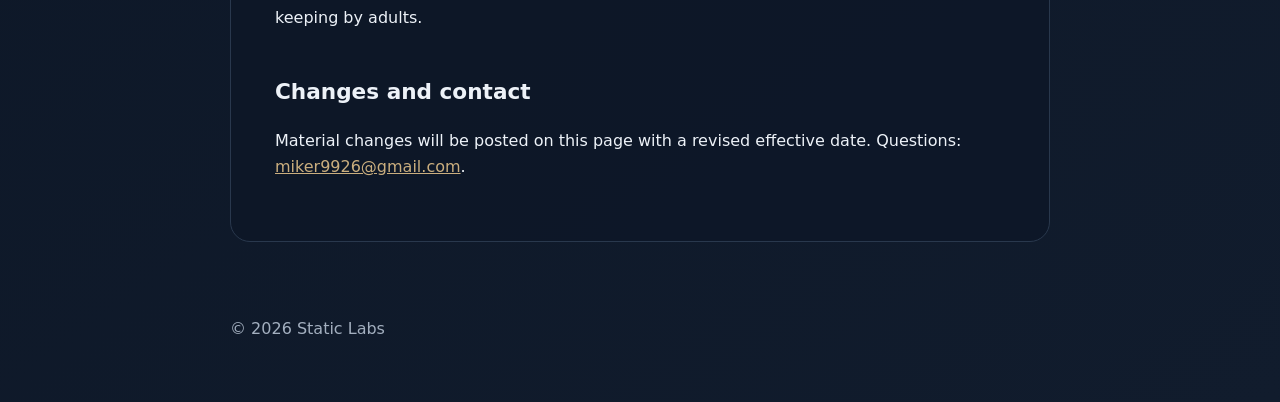
<file: ledgeria.html>
<!doctype html><html lang="en"><head><meta charset="utf-8"><meta name="viewport" content="width=device-width,initial-scale=1"><meta name="description" content="Ledgeria privacy policy."><title>Ledgeria Privacy Policy · Static Labs</title><link rel="stylesheet" href="styles.css"></head><body><header><a class="back" href="index.html">← Static Labs</a><div class="brand">Ledgeria</div><h1>Privacy Policy</h1><p>Effective September 21, 2026 · Package: com.staticlabs.ledgeria</p></header><main class="policy"><p>Ledgeria is a local-first ledger app published by Static Labs. It has no Static Labs account, bank connection, or advertising SDK. Version 1.6 and later use manual encrypted backup through Android file selection or sharing. Ledgeria does not connect directly to your cloud account or upload automatically.</p><h2>Information handled on your device</h2><p>Ledgeria can store transactions, balances, budgets, categories, notes, tax fields, receipt images, extracted receipt text, settings, backup-health times, optional profile information, customer contact details, job descriptions, quotes, invoices, deposits, partial payments, due dates, and document settings. These records are encrypted in app-private storage. Static Labs does not receive them.</p><p>If you enable payment capture and grant Android notification access, Android gives Ledgeria broad access to notifications. Ledgeria filters for supported Google Wallet and Google Pay notifications, processes recognizable English payment alerts locally, and stores encrypted drafts containing an amount, currency, direction, source app, and time. It does not retain full notification messages, merchant names, or account details. Capture is optional and off by default.</p><h2>Camera, files, biometrics, and sharing</h2><p>You may take or select receipt images and PDFs. Ledgeria copies chosen receipts into encrypted local storage and uses Google ML Kit text recognition on-device. Biometric authentication, when enabled, is handled by Android. When you export or share a backup, CSV, JSON, Excel workbook, quote, invoice, or receipt, the destination app or storage provider you choose controls that copy.</p><h2>Manual backup (version 1.6 and later)</h2><p>Manual backup covers Personal and Business records, including Shopping &amp; Plans, jobs and attachments. Choose a file location or destination app. Compatible cloud providers may appear when installed and signed in; otherwise save locally and upload through your provider. Passwords are entered for each backup and are not retained. Weekly reminders appear within Ledgeria; they do not trigger uploads. Opening the sharing menu is not proof of delivery.</p><h2>Earlier versions: optional Google Drive backup</h2><p>The following describes the previous integration. Version 1.6 disables scheduled uploads and removes the locally saved account and backup password. It does not delete existing remote recovery copies or automatically revoke prior access.</p><p>Drive backup is available for both Personal and Business records. When you connect your Google account, Ledgeria requests access only to its own hidden application-data area in your Drive. It uses that access to upload encrypted backup snapshots and find or download your existing Ledgeria backups. It does not request access to your other Drive files.</p><p>Backups include your Ledgeria records, settings, jobs, customer details, and attachments. They are encrypted on your device with your recovery password before upload. Your selected account and recovery password are stored in encrypted local app storage so scheduled backups can run. The recovery password is not sent to Google or Static Labs. Google receives the encrypted file, file metadata, and the account and network information needed to provide Drive. Static Labs does not operate a backup server or receive your backup contents.</p><p>Automatic backup runs approximately daily when Android permits. This is backup and restore, not continuous two-way synchronization. Restoring is a separate action that you review. Keep your recovery password: Static Labs cannot recover it for you.</p><p>Turn off automatic backup in Ledgeria to stop scheduled uploads and remove the locally retained recovery password. You can revoke Ledgeria access in your Google account. Previously uploaded copies remain in Drive until you remove the app data through Drive settings. Backups use your own Drive storage allowance.</p><p>Ledgeria's use and transfer of information received from Google APIs adheres to the <a href="https://developers.google.com/terms/api-services-user-data-policy">Google API Services User Data Policy</a>, including the Limited Use requirements.</p><h2>Network connections and third parties</h2><ul><li><strong>Google Drive:</strong> provides the optional backup storage described above, under your Google account and Google privacy policy.</li><li><strong>Google Play Billing:</strong> handles the optional Business Pro purchase. Ledgeria stores signed purchase information locally to verify and restore access. Ledgeria does not receive or store your payment-card details. Personal features remain free.</li><li><strong>ExchangeRate-API:</strong> receives a standard network request, including your IP address, only when rates are refreshed. Ledgeria does not include transactions, receipts, balances, or profile data in this request.</li><li><strong>Google ML Kit:</strong> Google documents collection of SDK diagnostics and usage metrics such as app/device information, installation identifiers, API events, and performance. Receipt images and recognized text are not sent to Google by the on-device text-recognition feature.</li></ul><p>These providers process data under their own terms and privacy policies.</p><h2>Retention and deletion</h2><p>Records remain on your device until you delete them, clear app storage, or uninstall Ledgeria. Pending payment drafts can be deleted in the app. Portable backups remain wherever you saved or shared them and must be deleted there separately. Archived business documents remain stored until removed through an available deletion or reset action. Drive backups are separate copies and remain after uninstalling; manage those copies in Drive. Static Labs has no server copy to delete.</p><h2>Security</h2><p>Ledgeria uses Android Keystore-backed encryption for local records and password-based encryption for portable backups. No system can guarantee absolute security. Protect your unlocked device and backup password.</p><h2>Children</h2><p>Ledgeria is not directed to children under 13 and is intended for general financial record keeping by adults.</p><h2>Changes and contact</h2><p>Material changes will be posted on this page with a revised effective date. Questions: <a href="mailto:miker9926@gmail.com">miker9926@gmail.com</a>.</p></main><footer>© 2026 Static Labs</footer></body></html>
</file>
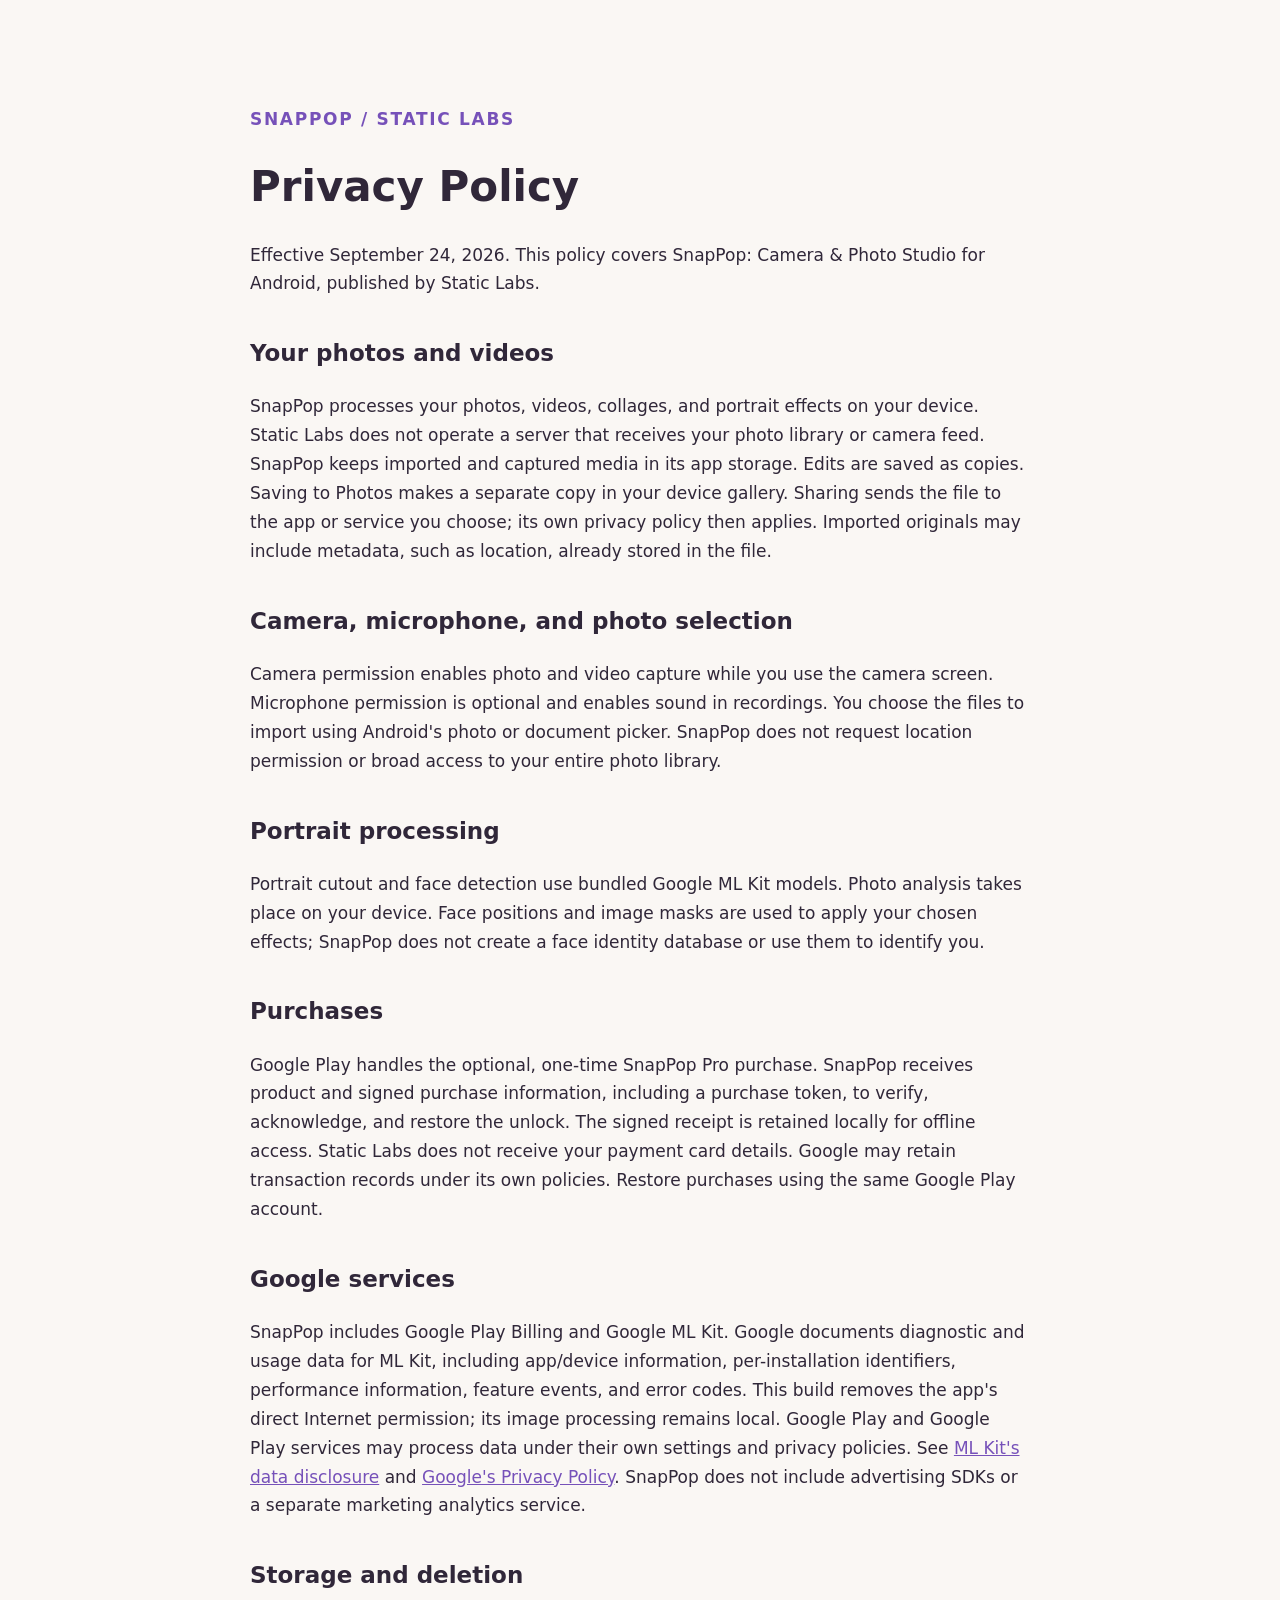
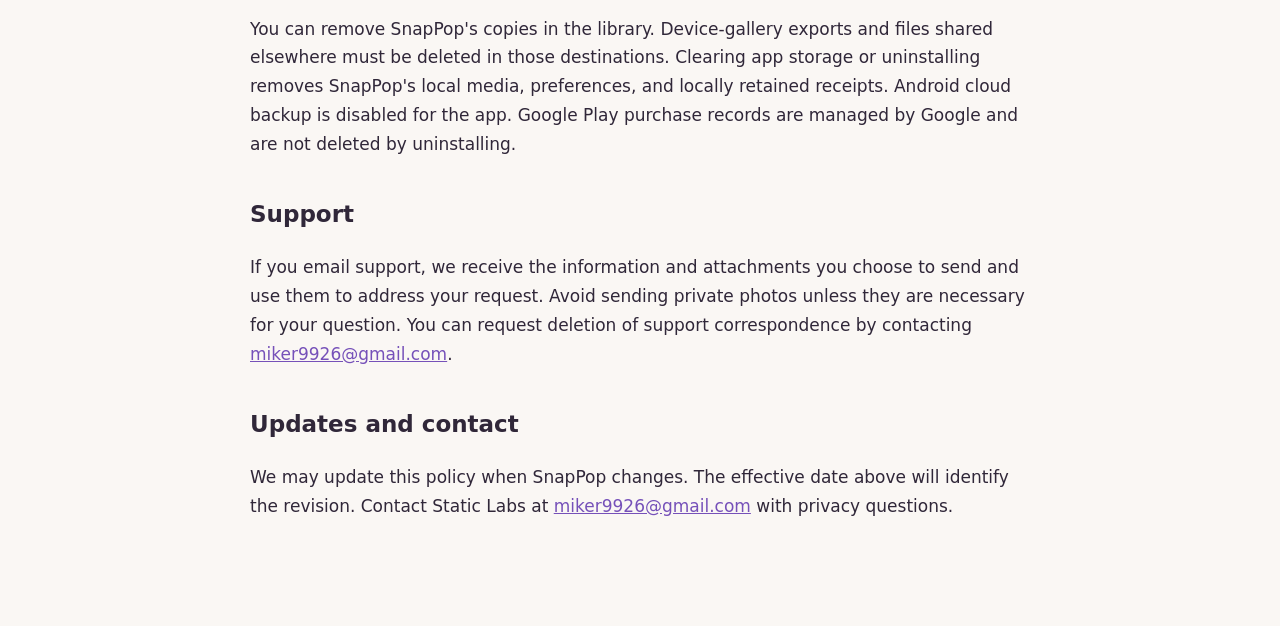
<file: snappop.html>
<!doctype html><html lang="en"><meta charset="utf-8"><meta name="viewport" content="width=device-width,initial-scale=1"><title>SnapPop Privacy Policy — Static Labs</title><style>body{margin:0;background:#faf7f4;color:#302739;font:17px/1.7 system-ui,sans-serif}main{max-width:780px;margin:60px auto;padding:28px}h1{font-size:42px;line-height:1.2}h2{margin-top:36px;font-size:23px}a{color:#7651b9}.label{color:#7651b9;font-weight:700;letter-spacing:.1em}</style><main>
<p class="label">SNAPPOP / STATIC LABS</p><h1>Privacy Policy</h1><p>Effective September 24, 2026. This policy covers SnapPop: Camera &amp; Photo Studio for Android, published by Static Labs.</p>
<h2>Your photos and videos</h2><p>SnapPop processes your photos, videos, collages, and portrait effects on your device. Static Labs does not operate a server that receives your photo library or camera feed. SnapPop keeps imported and captured media in its app storage. Edits are saved as copies. Saving to Photos makes a separate copy in your device gallery. Sharing sends the file to the app or service you choose; its own privacy policy then applies. Imported originals may include metadata, such as location, already stored in the file.</p>
<h2>Camera, microphone, and photo selection</h2><p>Camera permission enables photo and video capture while you use the camera screen. Microphone permission is optional and enables sound in recordings. You choose the files to import using Android's photo or document picker. SnapPop does not request location permission or broad access to your entire photo library.</p>
<h2>Portrait processing</h2><p>Portrait cutout and face detection use bundled Google ML Kit models. Photo analysis takes place on your device. Face positions and image masks are used to apply your chosen effects; SnapPop does not create a face identity database or use them to identify you.</p>
<h2>Purchases</h2><p>Google Play handles the optional, one-time SnapPop Pro purchase. SnapPop receives product and signed purchase information, including a purchase token, to verify, acknowledge, and restore the unlock. The signed receipt is retained locally for offline access. Static Labs does not receive your payment card details. Google may retain transaction records under its own policies. Restore purchases using the same Google Play account.</p>
<h2>Google services</h2><p>SnapPop includes Google Play Billing and Google ML Kit. Google documents diagnostic and usage data for ML Kit, including app/device information, per-installation identifiers, performance information, feature events, and error codes. This build removes the app's direct Internet permission; its image processing remains local. Google Play and Google Play services may process data under their own settings and privacy policies. See <a href="https://developers.google.com/ml-kit/android-data-disclosure">ML Kit's data disclosure</a> and <a href="https://policies.google.com/privacy">Google's Privacy Policy</a>. SnapPop does not include advertising SDKs or a separate marketing analytics service.</p>
<h2>Storage and deletion</h2><p>You can remove SnapPop's copies in the library. Device-gallery exports and files shared elsewhere must be deleted in those destinations. Clearing app storage or uninstalling removes SnapPop's local media, preferences, and locally retained receipts. Android cloud backup is disabled for the app. Google Play purchase records are managed by Google and are not deleted by uninstalling.</p>
<h2>Support</h2><p>If you email support, we receive the information and attachments you choose to send and use them to address your request. Avoid sending private photos unless they are necessary for your question. You can request deletion of support correspondence by contacting <a href="mailto:miker9926@gmail.com">miker9926@gmail.com</a>.</p>
<h2>Updates and contact</h2><p>We may update this policy when SnapPop changes. The effective date above will identify the revision. Contact Static Labs at <a href="mailto:miker9926@gmail.com">miker9926@gmail.com</a> with privacy questions.</p>
</main></html>
</file>
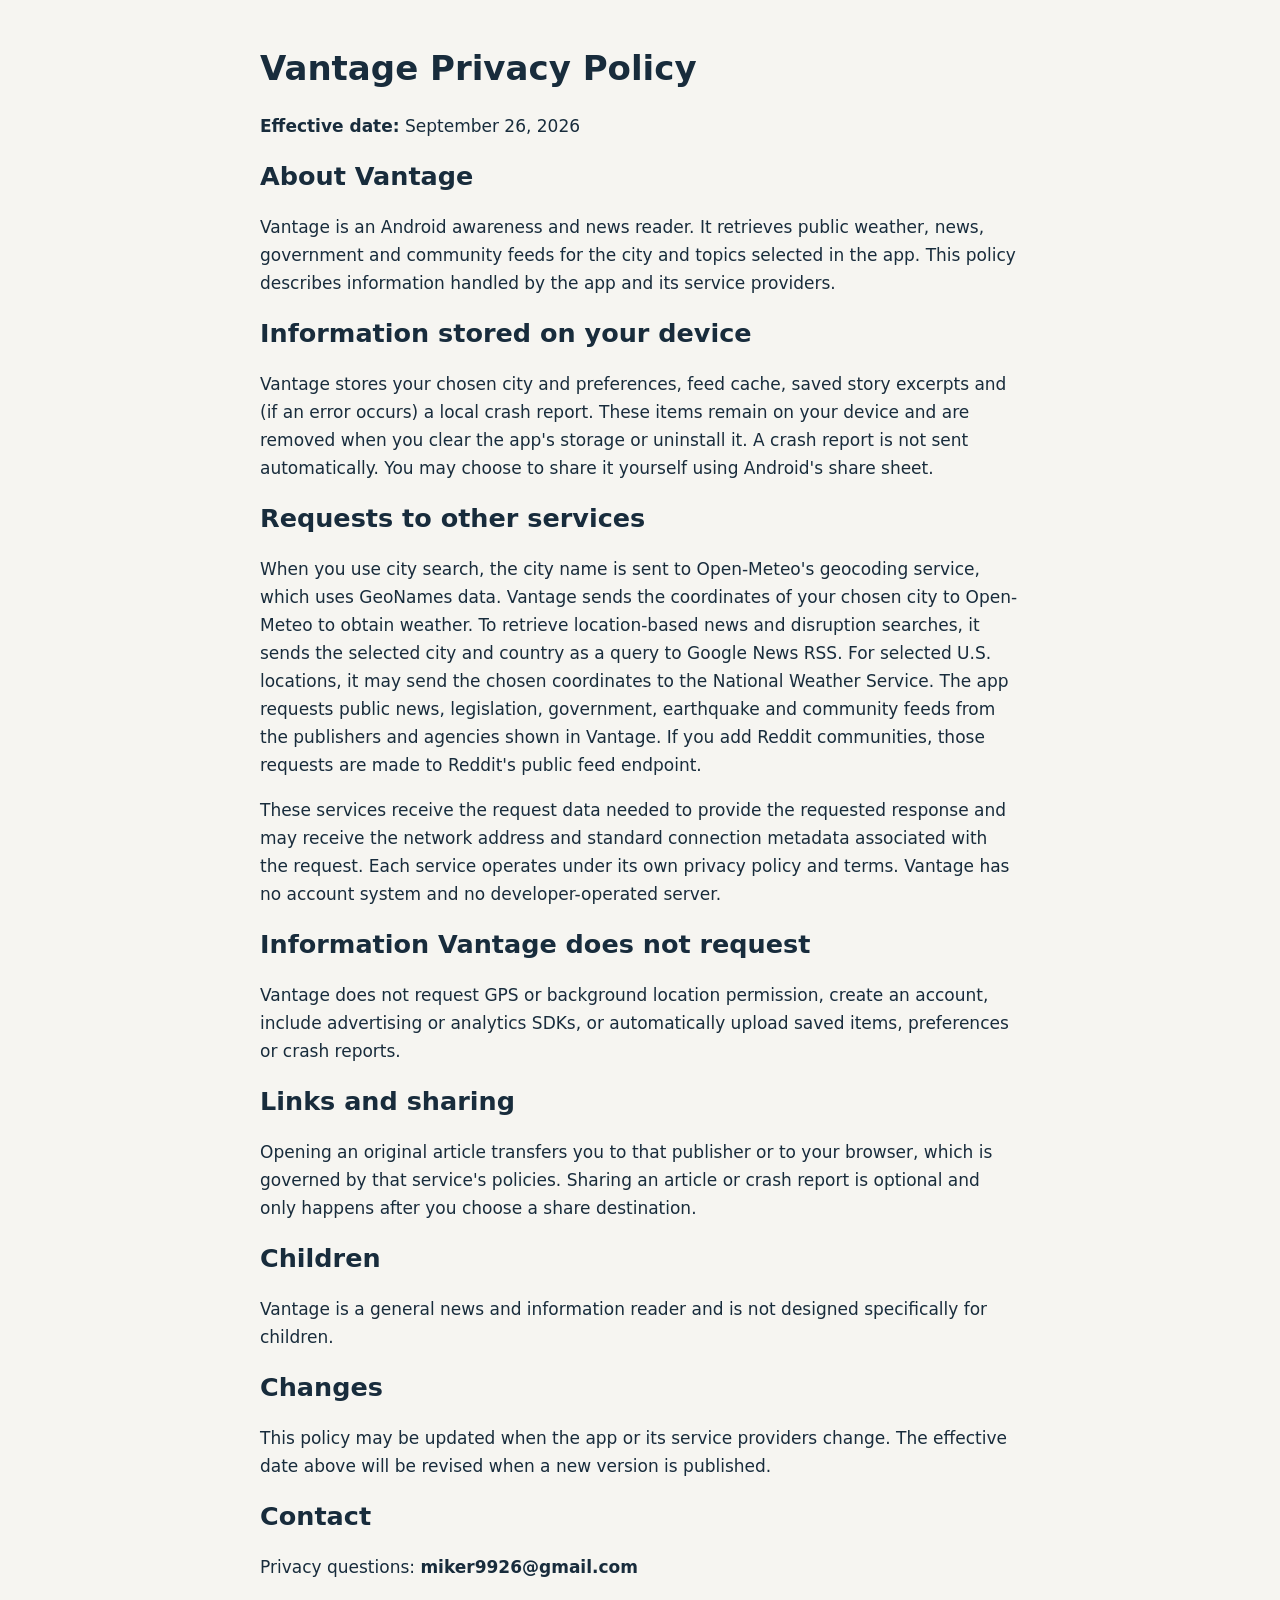
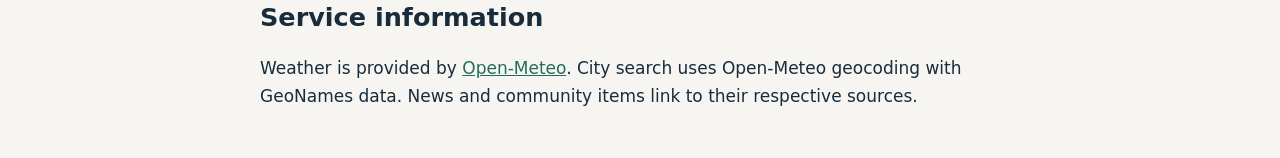
<file: vantage.html>
<!doctype html>
<html lang="en"><head><meta charset="utf-8"><meta name="viewport" content="width=device-width,initial-scale=1"><meta name="robots" content="index,follow"><title>Vantage Privacy Policy</title><style>body{max-width:760px;margin:48px auto;padding:0 22px;font:17px/1.65 system-ui,sans-serif;color:#182c3c;background:#f6f5f1}h1,h2{line-height:1.2}a{color:#256b60}.notice{padding:14px 18px;border-radius:12px;background:#e5efeb;color:#256b60}</style></head>
<body><h1>Vantage Privacy Policy</h1><p><strong>Effective date:</strong> September 26, 2026</p>

<h2>About Vantage</h2><p>Vantage is an Android awareness and news reader. It retrieves public weather, news, government and community feeds for the city and topics selected in the app. This policy describes information handled by the app and its service providers.</p>
<h2>Information stored on your device</h2><p>Vantage stores your chosen city and preferences, feed cache, saved story excerpts and (if an error occurs) a local crash report. These items remain on your device and are removed when you clear the app's storage or uninstall it. A crash report is not sent automatically. You may choose to share it yourself using Android's share sheet.</p>
<h2>Requests to other services</h2><p>When you use city search, the city name is sent to Open-Meteo's geocoding service, which uses GeoNames data. Vantage sends the coordinates of your chosen city to Open-Meteo to obtain weather. To retrieve location-based news and disruption searches, it sends the selected city and country as a query to Google News RSS. For selected U.S. locations, it may send the chosen coordinates to the National Weather Service. The app requests public news, legislation, government, earthquake and community feeds from the publishers and agencies shown in Vantage. If you add Reddit communities, those requests are made to Reddit's public feed endpoint.</p>
<p>These services receive the request data needed to provide the requested response and may receive the network address and standard connection metadata associated with the request. Each service operates under its own privacy policy and terms. Vantage has no account system and no developer-operated server.</p>
<h2>Information Vantage does not request</h2><p>Vantage does not request GPS or background location permission, create an account, include advertising or analytics SDKs, or automatically upload saved items, preferences or crash reports.</p>
<h2>Links and sharing</h2><p>Opening an original article transfers you to that publisher or to your browser, which is governed by that service's policies. Sharing an article or crash report is optional and only happens after you choose a share destination.</p>
<h2>Children</h2><p>Vantage is a general news and information reader and is not designed specifically for children.</p>
<h2>Changes</h2><p>This policy may be updated when the app or its service providers change. The effective date above will be revised when a new version is published.</p>
<h2>Contact</h2><p>Privacy questions: <strong>miker9926@gmail.com</strong></p>
<h2>Service information</h2><p>Weather is provided by <a href="https://open-meteo.com/">Open-Meteo</a>. City search uses Open-Meteo geocoding with GeoNames data. News and community items link to their respective sources.</p>
</body></html>
</file>
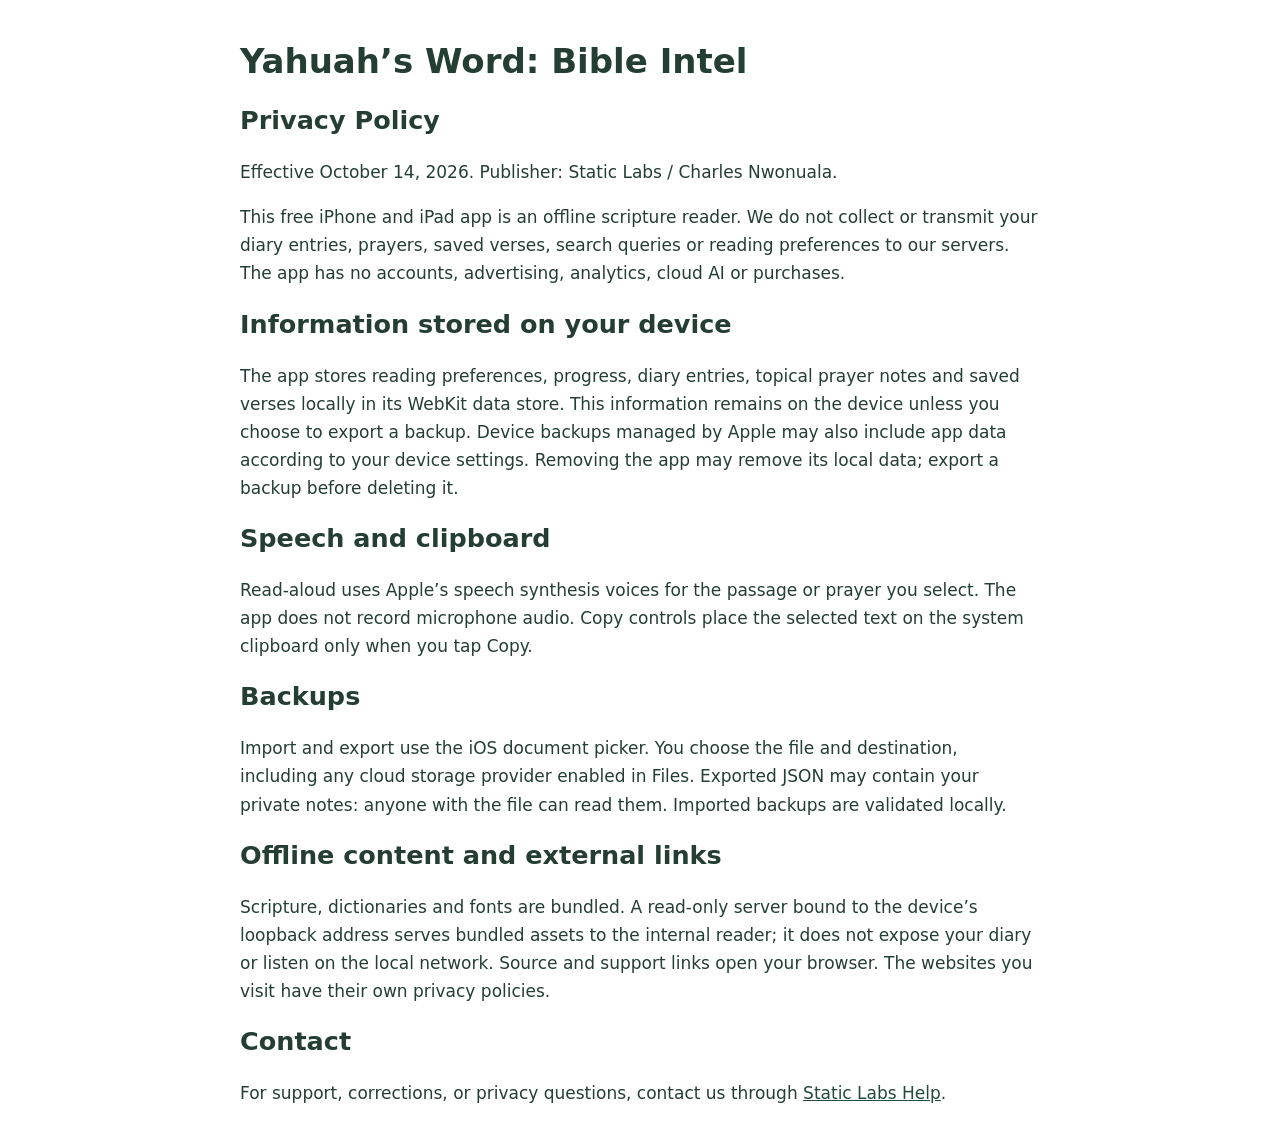
<file: yahuahs-word-ios-privacy.html>
<!doctype html><html lang="en"><meta charset="utf-8"><meta name="viewport" content="width=device-width, initial-scale=1"><title>Yahuah’s Word: Bible Intel — Privacy Policy</title><style>body{font:17px/1.65 system-ui;max-width:800px;margin:40px auto;padding:0 20px;color:#253e34}h1,h2{line-height:1.25}a{color:#244a3d}</style><h1>Yahuah’s Word: Bible Intel</h1><h2>Privacy Policy</h2><p>Effective October 14, 2026. Publisher: Static Labs / Charles Nwonuala.</p><p>This free iPhone and iPad app is an offline scripture reader. We do not collect or transmit your diary entries, prayers, saved verses, search queries or reading preferences to our servers. The app has no accounts, advertising, analytics, cloud AI or purchases.</p><h2>Information stored on your device</h2><p>The app stores reading preferences, progress, diary entries, topical prayer notes and saved verses locally in its WebKit data store. This information remains on the device unless you choose to export a backup. Device backups managed by Apple may also include app data according to your device settings. Removing the app may remove its local data; export a backup before deleting it.</p><h2>Speech and clipboard</h2><p>Read-aloud uses Apple’s speech synthesis voices for the passage or prayer you select. The app does not record microphone audio. Copy controls place the selected text on the system clipboard only when you tap Copy.</p><h2>Backups</h2><p>Import and export use the iOS document picker. You choose the file and destination, including any cloud storage provider enabled in Files. Exported JSON may contain your private notes: anyone with the file can read them. Imported backups are validated locally.</p><h2>Offline content and external links</h2><p>Scripture, dictionaries and fonts are bundled. A read-only server bound to the device’s loopback address serves bundled assets to the internal reader; it does not expose your diary or listen on the local network. Source and support links open your browser. The websites you visit have their own privacy policies.</p><h2>Contact</h2><p>For support, corrections, or privacy questions, contact us through <a href="https://staticlabs.ca/help">Static Labs Help</a>.</p></html>
</file>
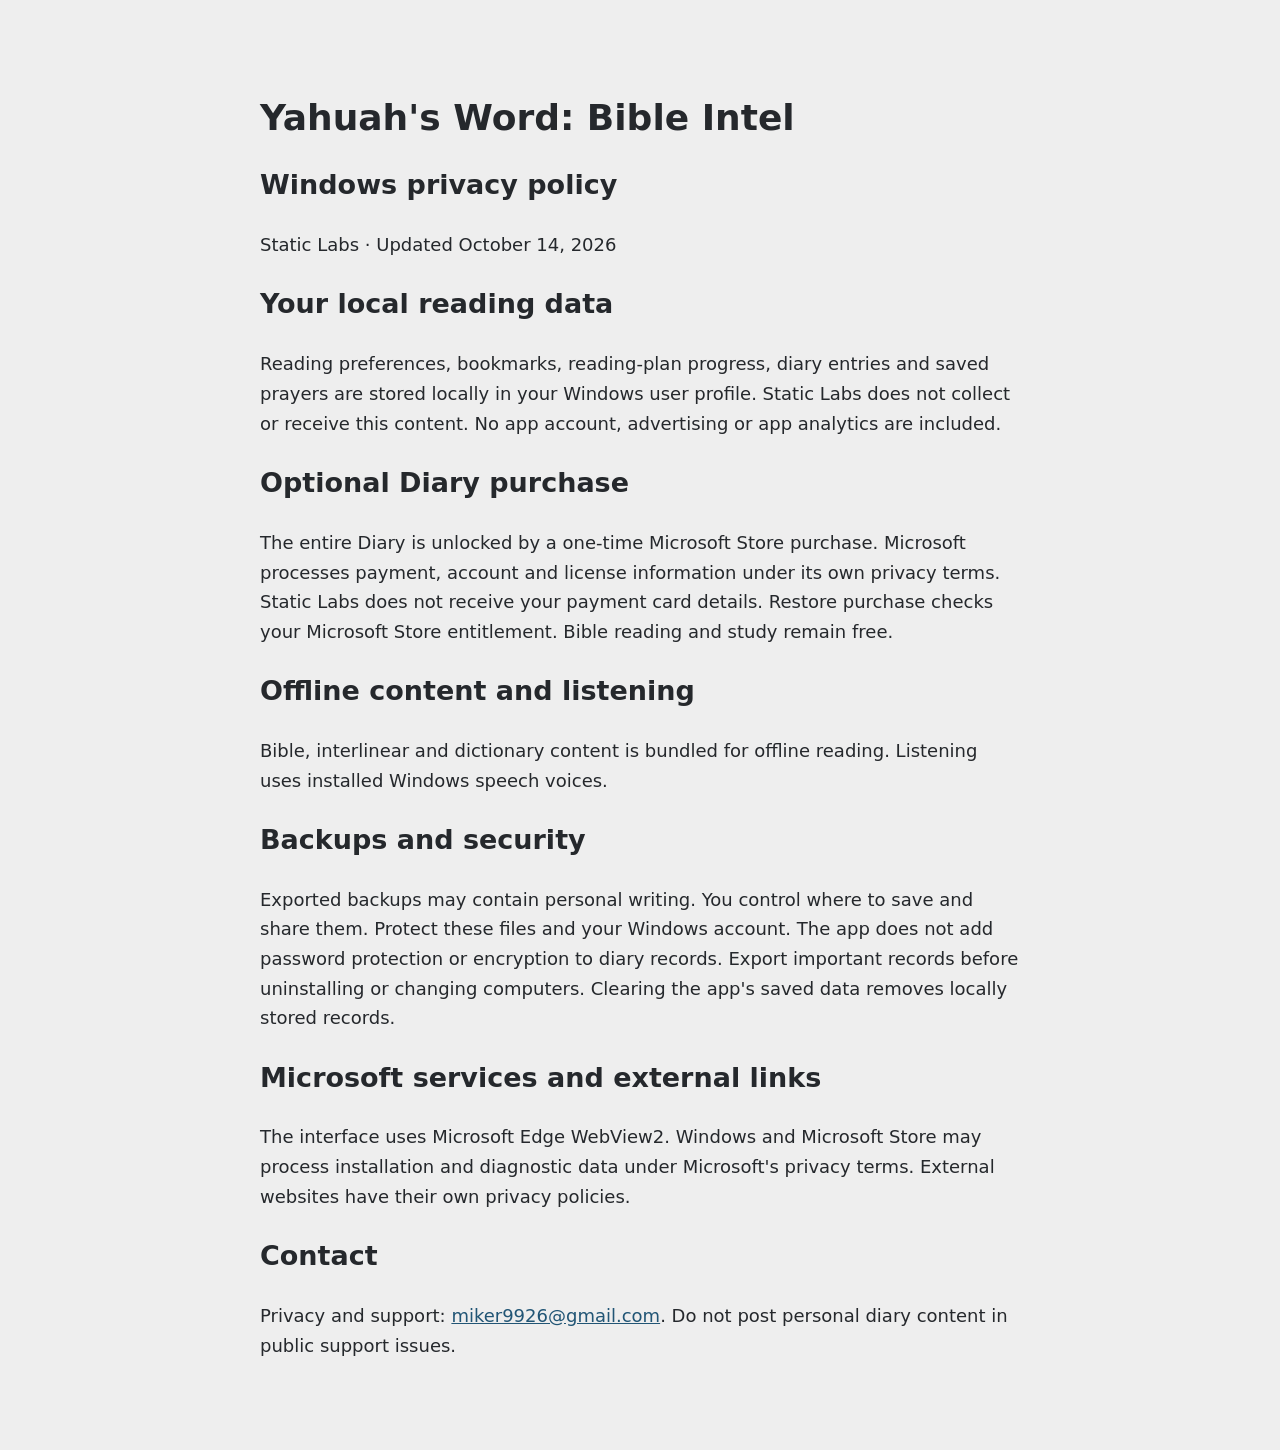
<file: yahuahs-word-windows-privacy.html>
<!doctype html><html lang="en"><meta charset="utf-8"><meta name="viewport" content="width=device-width,initial-scale=1"><title>Yahuah's Word: Bible Intel — Windows Privacy</title><style>body{max-width:760px;margin:3rem auto;padding:1.5rem;font:18px/1.65 system-ui;color:#25282c;background:#eee}h1{line-height:1.2}a{color:#215575}</style><h1>Yahuah's Word: Bible Intel</h1><h2>Windows privacy policy</h2><p>Static Labs · Updated October 14, 2026</p><h2>Your local reading data</h2><p>Reading preferences, bookmarks, reading-plan progress, diary entries and saved prayers are stored locally in your Windows user profile. Static Labs does not collect or receive this content. No app account, advertising or app analytics are included.</p><h2>Optional Diary purchase</h2><p>The entire Diary is unlocked by a one-time Microsoft Store purchase. Microsoft processes payment, account and license information under its own privacy terms. Static Labs does not receive your payment card details. Restore purchase checks your Microsoft Store entitlement. Bible reading and study remain free.</p><h2>Offline content and listening</h2><p>Bible, interlinear and dictionary content is bundled for offline reading. Listening uses installed Windows speech voices.</p><h2>Backups and security</h2><p>Exported backups may contain personal writing. You control where to save and share them. Protect these files and your Windows account. The app does not add password protection or encryption to diary records. Export important records before uninstalling or changing computers. Clearing the app's saved data removes locally stored records.</p><h2>Microsoft services and external links</h2><p>The interface uses Microsoft Edge WebView2. Windows and Microsoft Store may process installation and diagnostic data under Microsoft's privacy terms. External websites have their own privacy policies.</p><h2>Contact</h2><p>Privacy and support: <a href="mailto:miker9926@gmail.com">miker9926@gmail.com</a>. Do not post personal diary content in public support issues.</p></html>
</file>
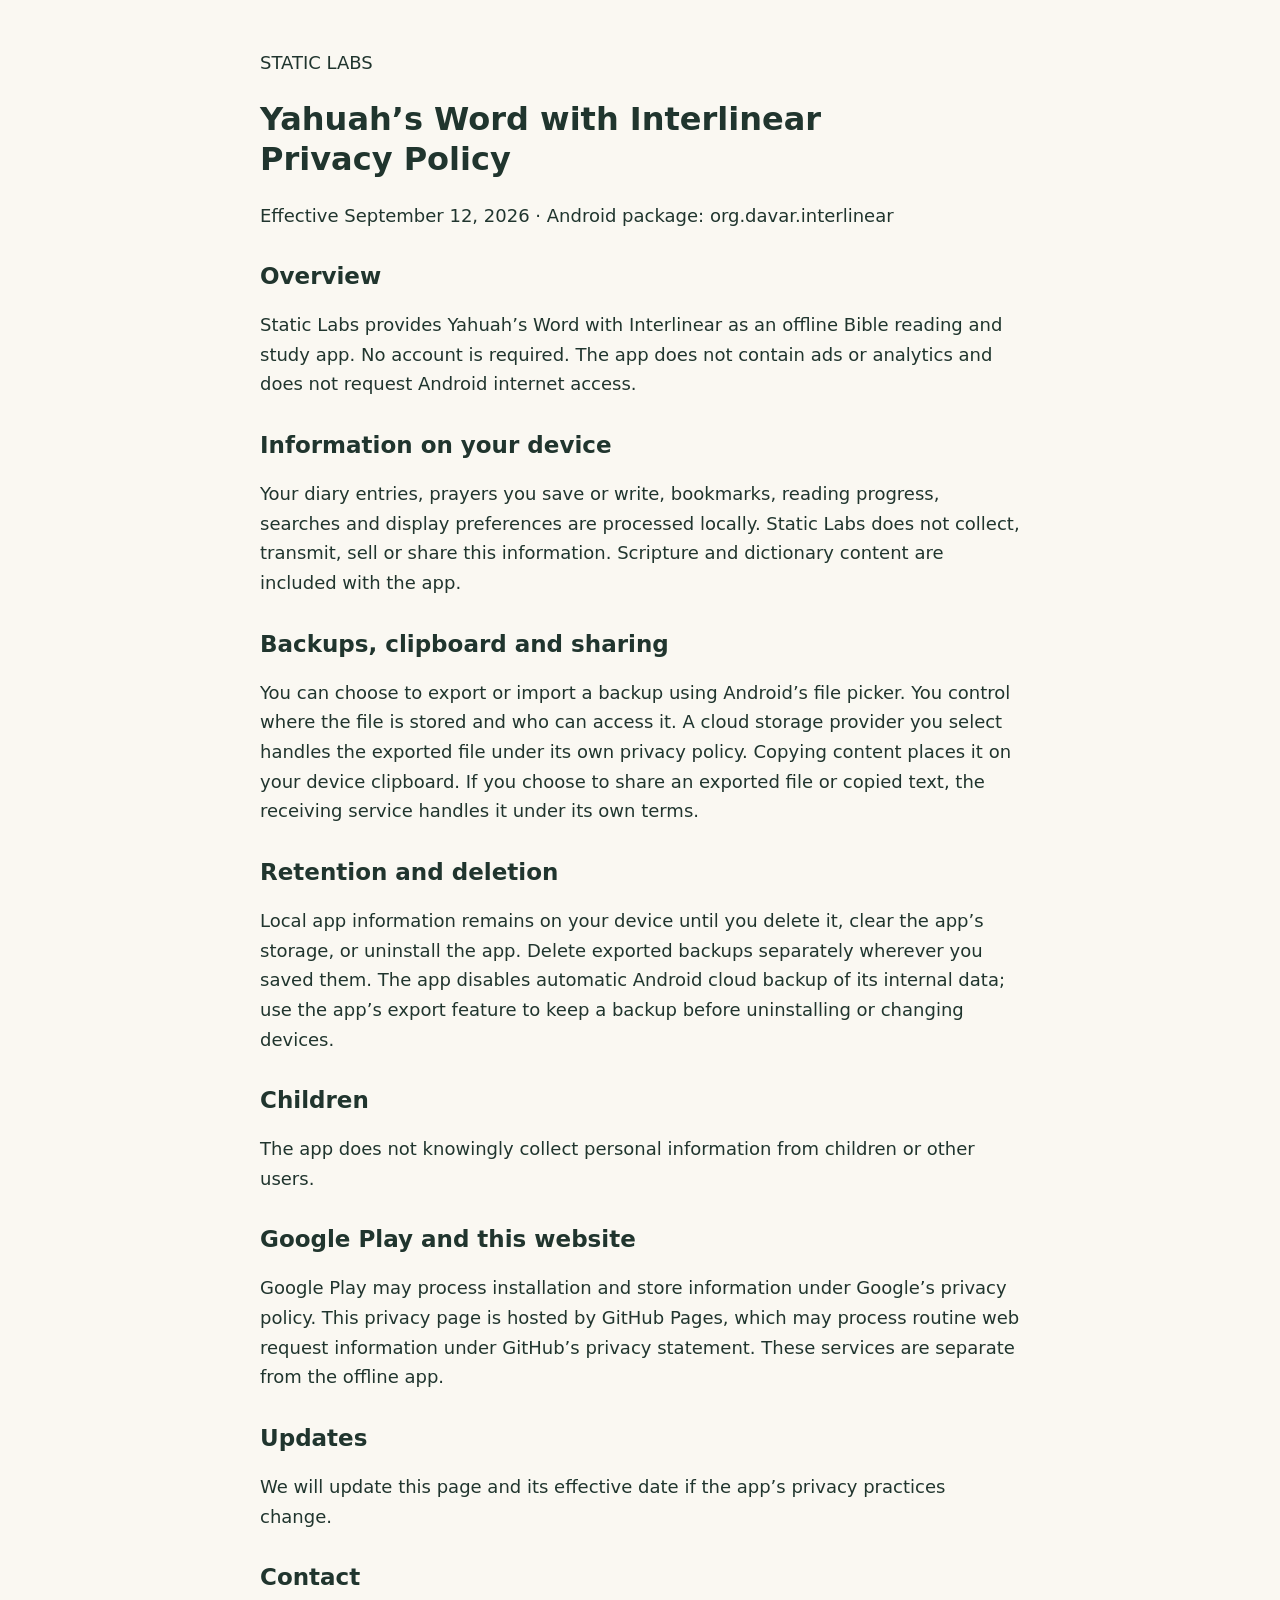
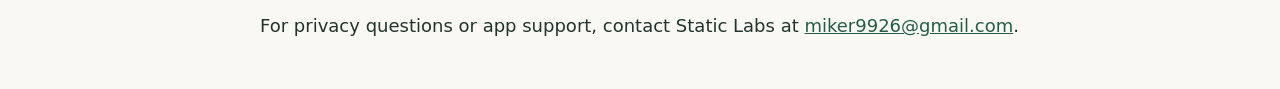
<file: yahuahs-word.html>
<!doctype html><html lang="en"><head><meta charset="utf-8"><meta name="viewport" content="width=device-width,initial-scale=1"><title>Yahuah’s Word with Interlinear — Privacy Policy</title><style>body{max-width:760px;margin:48px auto;padding:0 24px;font:18px/1.65 system-ui;color:#20352e;background:#faf8f2}h1,h2{line-height:1.25}h1{font-size:32px}h2{font-size:23px;margin-top:32px}a{color:#245e4b}</style></head><body><main><p>STATIC LABS</p><h1>Yahuah’s Word with Interlinear<br>Privacy Policy</h1><p>Effective September 12, 2026 · Android package: org.davar.interlinear</p><h2>Overview</h2><p>Static Labs provides Yahuah’s Word with Interlinear as an offline Bible reading and study app. No account is required. The app does not contain ads or analytics and does not request Android internet access.</p><h2>Information on your device</h2><p>Your diary entries, prayers you save or write, bookmarks, reading progress, searches and display preferences are processed locally. Static Labs does not collect, transmit, sell or share this information. Scripture and dictionary content are included with the app.</p><h2>Backups, clipboard and sharing</h2><p>You can choose to export or import a backup using Android’s file picker. You control where the file is stored and who can access it. A cloud storage provider you select handles the exported file under its own privacy policy. Copying content places it on your device clipboard. If you choose to share an exported file or copied text, the receiving service handles it under its own terms.</p><h2>Retention and deletion</h2><p>Local app information remains on your device until you delete it, clear the app’s storage, or uninstall the app. Delete exported backups separately wherever you saved them. The app disables automatic Android cloud backup of its internal data; use the app’s export feature to keep a backup before uninstalling or changing devices.</p><h2>Children</h2><p>The app does not knowingly collect personal information from children or other users.</p><h2>Google Play and this website</h2><p>Google Play may process installation and store information under Google’s privacy policy. This privacy page is hosted by GitHub Pages, which may process routine web request information under GitHub’s privacy statement. These services are separate from the offline app.</p><h2>Updates</h2><p>We will update this page and its effective date if the app’s privacy practices change.</p><h2>Contact</h2><p>For privacy questions or app support, contact Static Labs at <a href="mailto:miker9926@gmail.com">miker9926@gmail.com</a>.</p></main></body></html>
</file>
<file: styles.css>
:root{color-scheme:dark;--bg:#080e19;--card:#111c2d;--ink:#edf2f8;--muted:#a3afbf;--gold:#caae7e;--line:#29384d}*{box-sizing:border-box}body{margin:0;background:linear-gradient(145deg,#080e19,#0d1727 60%,#111c2d);color:var(--ink);font:16px/1.65 system-ui,-apple-system,Segoe UI,sans-serif}main,header,footer{width:min(820px,calc(100% - 36px));margin:auto}header{padding:64px 0 24px}.brand{color:var(--gold);letter-spacing:.22em;text-transform:uppercase;font-weight:700}h1{font:clamp(2.4rem,8vw,4.7rem)/1.05 Georgia,serif;margin:.3em 0}h2{margin-top:2em;font-size:1.35rem}a{color:var(--gold)}.intro{font-size:1.15rem;color:var(--muted);max-width:650px}.grid{display:grid;grid-template-columns:repeat(auto-fit,minmax(250px,1fr));gap:18px;margin:32px 0}.card{display:block;border:1px solid var(--line);background:#111c2ddd;border-radius:18px;padding:24px;text-decoration:none;color:var(--ink)}.card:hover{border-color:var(--gold);transform:translateY(-2px)}.card p,small{color:var(--muted)}.policy{background:#0d1727cc;border:1px solid var(--line);border-radius:20px;padding:clamp(20px,5vw,44px);margin:24px auto 50px}.notice{border-left:3px solid var(--gold);padding:10px 16px;background:#caae7e12}.back{text-decoration:none}footer{padding:24px 0 60px;color:var(--muted)}ul{padding-left:22px}@media(max-width:520px){header{padding-top:38px}.policy{border-radius:14px}}
</file>
